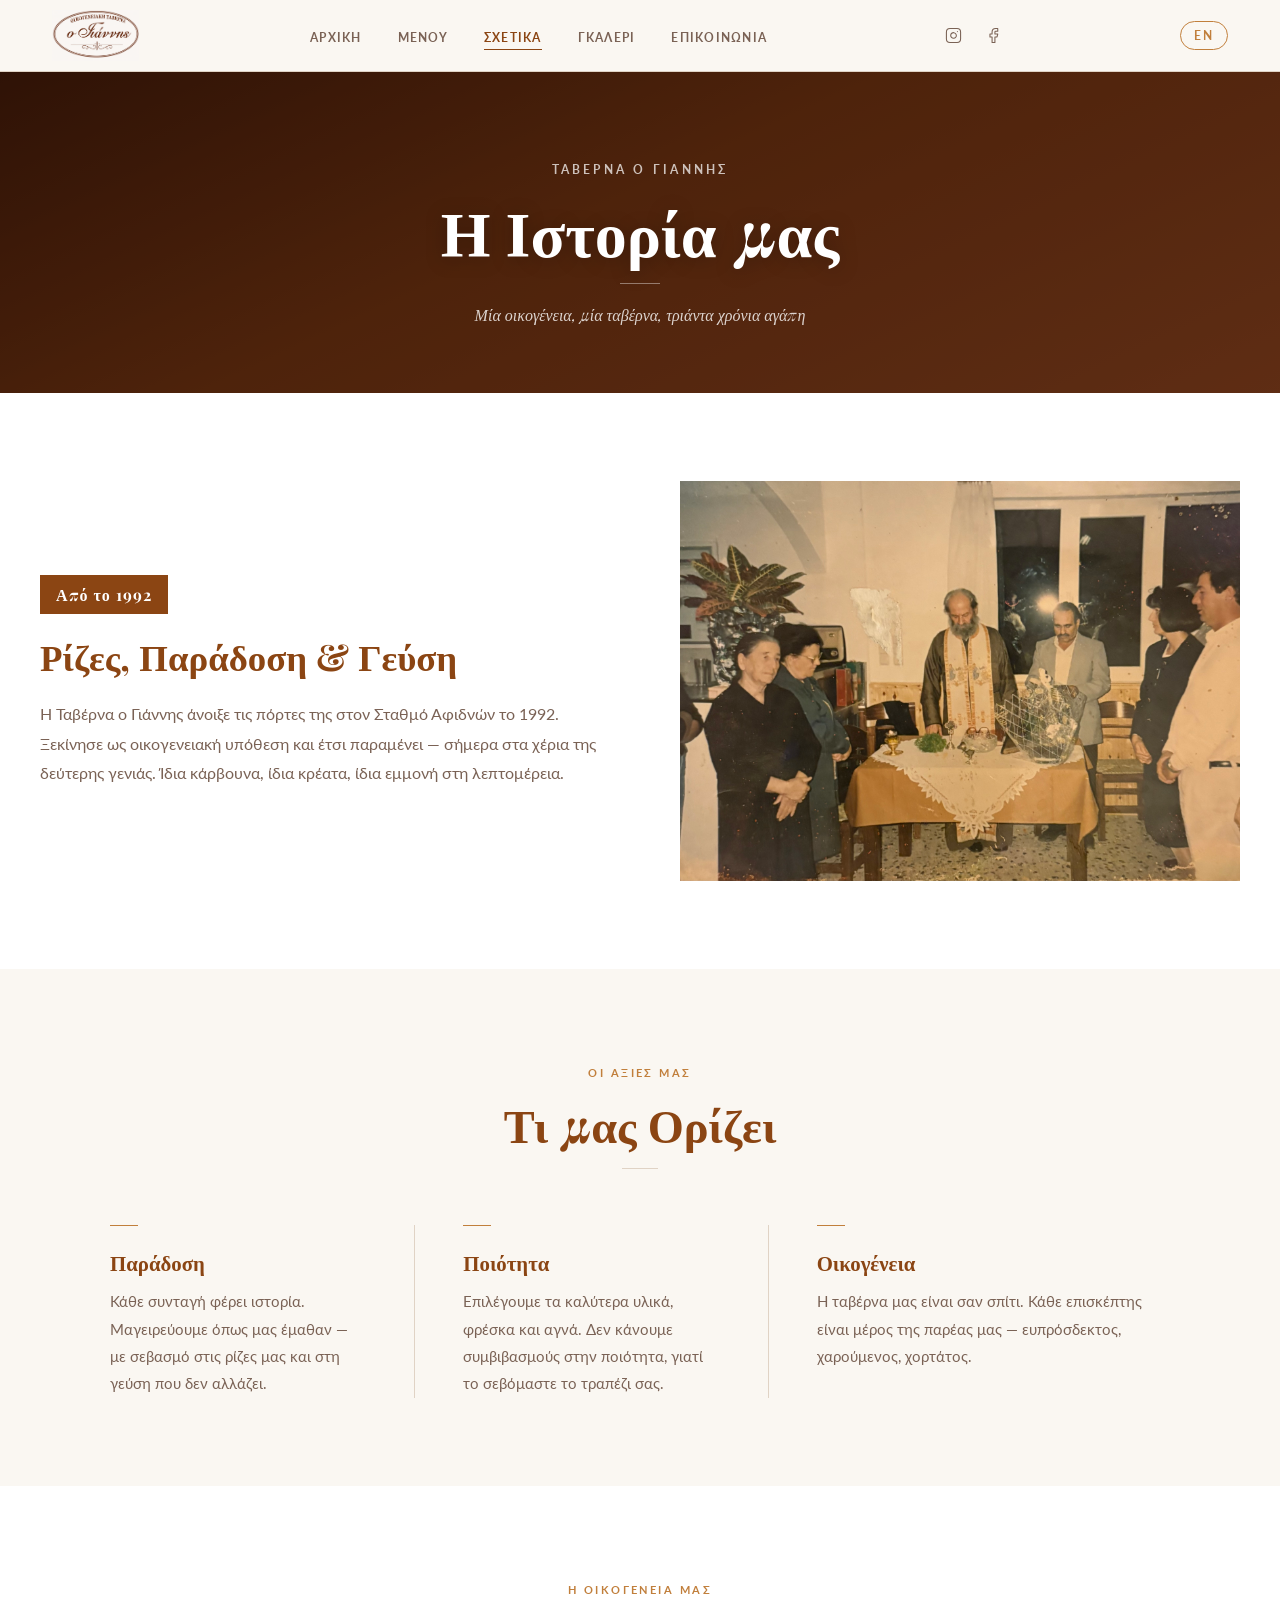
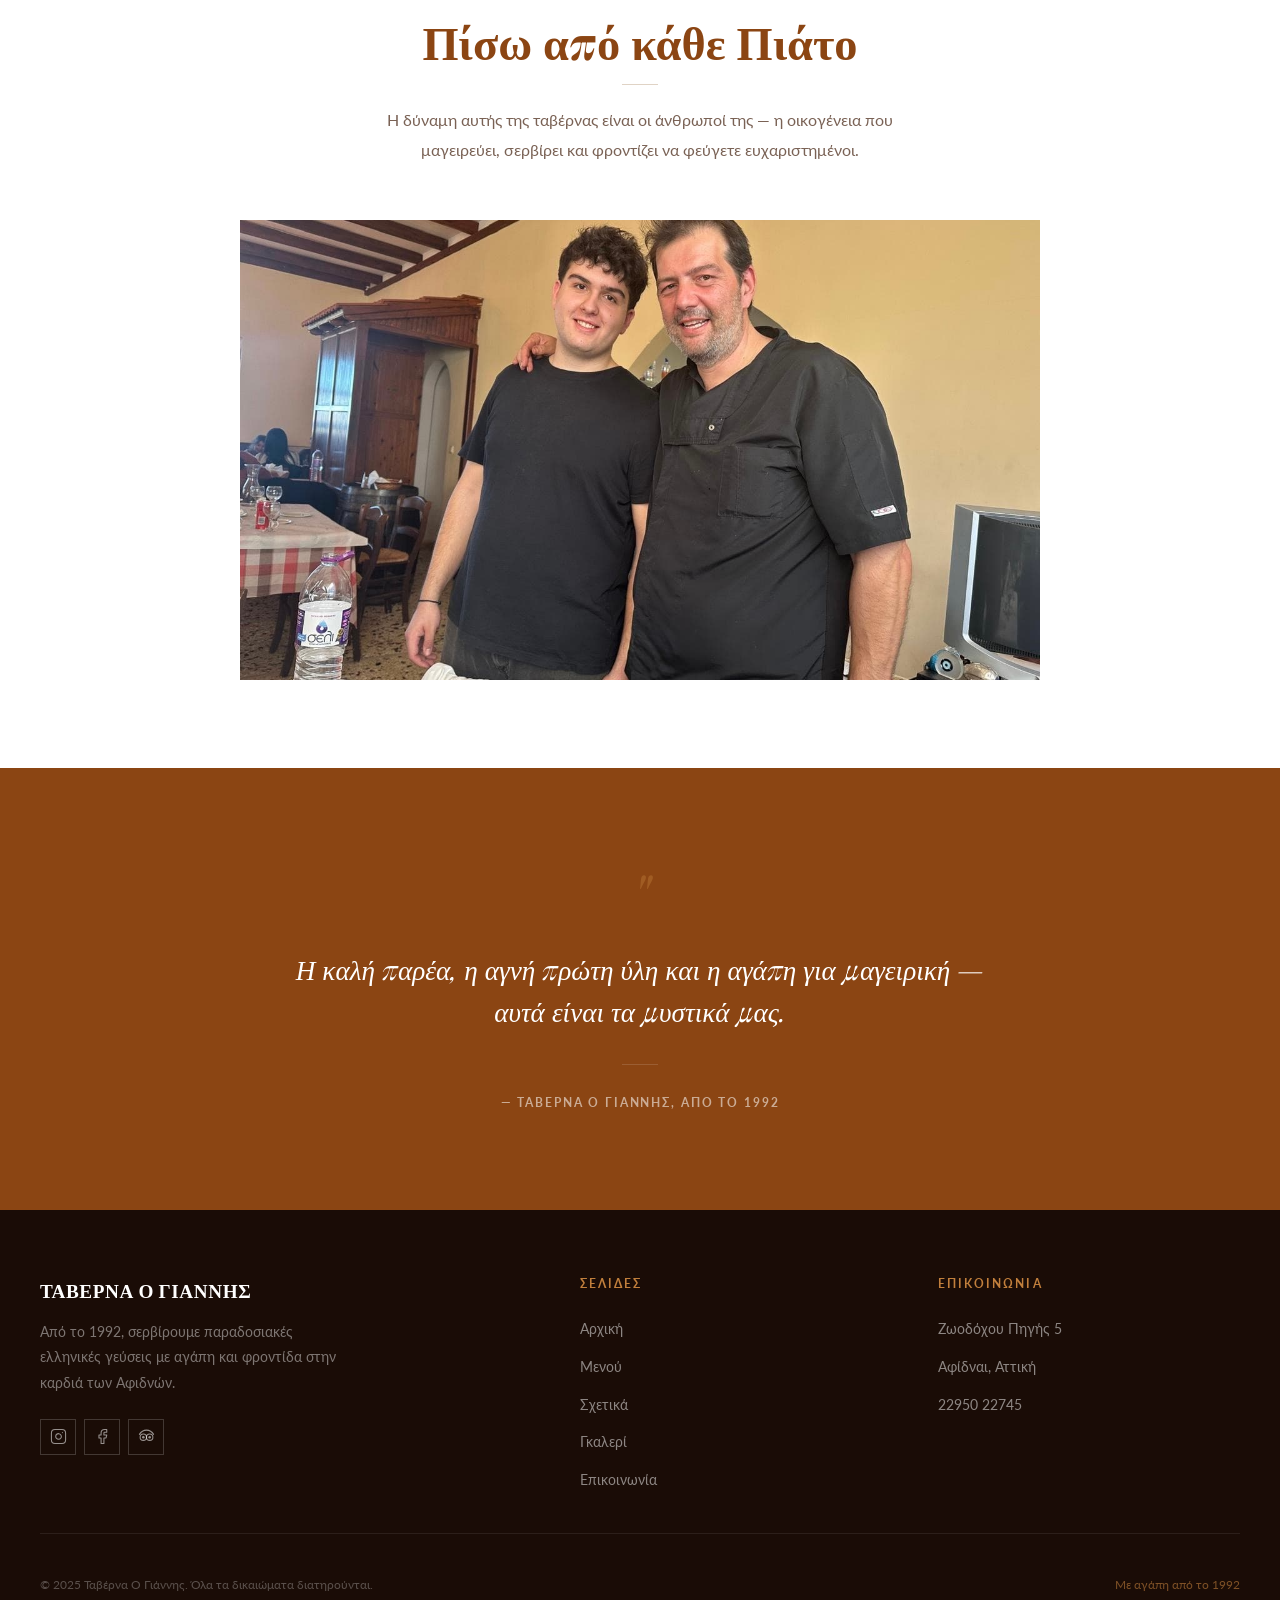
<file: about.html>
<!DOCTYPE html>
<html lang="el">
<head>
  <meta charset="UTF-8">
  <meta name="viewport" content="width=device-width, initial-scale=1.0">
  <title data-el="Σχετικά – Ταβέρνα Ο Γιάννης" data-en="About – Taverna O Giannis">Σχετικά – Ταβέρνα Ο Γιάννης</title>
  <meta name="description" content="Η ιστορία της Οικογενειακής Ταβέρνας Ο Γιάννης – Αφίδναι, Αττική.">
  <link rel="preconnect" href="https://fonts.googleapis.com">
  <link rel="preconnect" href="https://fonts.gstatic.com" crossorigin>
  <link href="https://fonts.googleapis.com/css2?family=Playfair+Display:ital,wght@0,400;0,500;0,600;0,700;1,400;1,500&family=Lato:wght@300;400;700&display=swap" rel="stylesheet">
  <link rel="stylesheet" href="css/style.css">
</head>
<body>
<div class="page-wrapper">

  <!-- ===== NAVBAR ===== -->
  <nav class="navbar" role="navigation">
    <div class="nav-inner">
      <img src="images/logo.png" alt="Ταβέρνα Ο Γιάννης" class="nav-logo">
      <ul class="nav-links" role="list">
        <li><a href="index.html"   data-el="Αρχική"      data-en="Home">Αρχική</a></li>
        <li><a href="menu.html"    data-el="Μενού"        data-en="Menu">Μενού</a></li>
        <li><a href="about.html"   data-el="Σχετικά"      data-en="About">Σχετικά</a></li>
        <li><a href="gallery.html" data-el="Γκαλερί"      data-en="Gallery">Γκαλερί</a></li>
        <li><a href="contact.html" data-el="Επικοινωνία"  data-en="Contact">Επικοινωνία</a></li>
      </ul>
      <div class="nav-social">
        <!-- TODO: replace # with your Instagram URL -->
        <a href="#" class="nav-social-link" aria-label="Instagram" target="_blank" rel="noopener noreferrer">
          <svg xmlns="http://www.w3.org/2000/svg" width="17" height="17" viewBox="0 0 24 24" fill="none" stroke="currentColor" stroke-width="1.5" stroke-linecap="round" stroke-linejoin="round"><rect x="2" y="2" width="20" height="20" rx="5" ry="5"/><path d="M16 11.37A4 4 0 1 1 12.63 8 4 4 0 0 1 16 11.37z"/><line x1="17.5" y1="6.5" x2="17.51" y2="6.5"/></svg>
        </a>
        <!-- TODO: replace # with your Facebook URL -->
        <a href="https://www.facebook.com/share/14MGweKyJEo/?mibextid=wwXIfr" class="nav-social-link" aria-label="Facebook" target="_blank" rel="noopener noreferrer">
          <svg xmlns="http://www.w3.org/2000/svg" width="17" height="17" viewBox="0 0 24 24" fill="none" stroke="currentColor" stroke-width="1.5" stroke-linecap="round" stroke-linejoin="round"><path d="M18 2h-3a5 5 0 0 0-5 5v3H7v4h3v8h4v-8h3l1-4h-4V7a1 1 0 0 1 1-1h3z"/></svg>
        </a>
      </div>

      <div class="nav-actions">
        <button class="lang-toggle" id="lang-toggle" aria-label="Toggle language">EN</button>
        <button class="hamburger" aria-label="Toggle menu"><span></span><span></span><span></span></button>
      </div>
    </div>
  </nav>

  <div class="mobile-nav">
    <a href="index.html"   data-el="Αρχική"      data-en="Home">Αρχική</a>
    <a href="menu.html"    data-el="Μενού"        data-en="Menu">Μενού</a>
    <a href="about.html"   data-el="Σχετικά"      data-en="About">Σχετικά</a>
    <a href="gallery.html" data-el="Γκαλερί"      data-en="Gallery">Γκαλερί</a>
    <a href="contact.html" data-el="Επικοινωνία"  data-en="Contact">Επικοινωνία</a>
  </div>

  <main>

    <!-- ===== PAGE HERO ===== -->
    <header class="page-hero about-page-hero">
      <div class="page-hero-content">
        <p class="page-hero-eyebrow"
           data-el="ΤΑΒΕΡΝΑ Ο ΓΙΑΝΝΗΣ"
           data-en="TAVERNA O GIANNIS">ΤΑΒΕΡΝΑ Ο ΓΙΑΝΝΗΣ</p>
        <h1 class="page-hero-title"
            data-el="Η Ιστορία μας"
            data-en="Our Story">Η Ιστορία μας</h1>
        <div class="page-hero-divider"></div>
        <p class="page-hero-sub"
           data-el="Μία οικογένεια, μία ταβέρνα, τριάντα χρόνια αγάπη"
           data-en="One family, one taverna, thirty years of love">
          Μία οικογένεια, μία ταβέρνα, τριάντα χρόνια αγάπη
        </p>
      </div>
    </header>

    <!-- ===== OUR STORY ===== -->
    <section class="section about-story">
      <div class="about-grid animate-on-scroll">

        <div class="about-text">
          <div class="timeline-badge"
               data-el="Από το 1992"
               data-en="Since 1992">
            Από το 1992
          </div>
          <h2 data-el="Ρίζες, Παράδοση &amp; Γεύση"
              data-en="Roots, Tradition &amp; Flavour">
            Ρίζες, Παράδοση &amp; Γεύση
          </h2>
          <p data-el="Η Ταβέρνα ο Γιάννης άνοιξε τις πόρτες της στον Σταθμό Αφιδνών το 1992. Ξεκίνησε ως οικογενειακή υπόθεση και έτσι παραμένει — σήμερα στα χέρια της δεύτερης γενιάς. Ίδια κάρβουνα, ίδια κρέατα, ίδια εμμονή στη λεπτομέρεια."
             data-en="Taverna O Giannis opened its doors in Stathmos Afidnon in 1992. It started as a family affair and remains so today — now in the hands of the second generation. Same charcoal, same meats, same obsession with detail.">
            Η Ταβέρνα ο Γιάννης άνοιξε τις πόρτες της στον Σταθμό Αφιδνών το 1992. Ξεκίνησε ως οικογενειακή υπόθεση και έτσι παραμένει — σήμερα στα χέρια της δεύτερης γενιάς. Ίδια κάρβουνα, ίδια κρέατα, ίδια εμμονή στη λεπτομέρεια.
          </p>
        </div>

        <div>
          <div class="img-slot img-slot-about">
            <img src="images/about-blessing.jpeg" class="site-img" alt="Ευλογία ταβέρνας">
          </div>
        </div>

      </div>
    </section>

    <!-- ===== VALUES ===== -->
    <section class="section about-values">
      <div class="section-header animate-on-scroll">
        <span class="section-tag"
              data-el="ΟΙ ΑΞΙΕΣ ΜΑΣ"
              data-en="OUR VALUES">ΟΙ ΑΞΙΕΣ ΜΑΣ</span>
        <h2 class="section-title"
            data-el="Τι μας Ορίζει"
            data-en="What Defines Us">Τι μας Ορίζει</h2>
        <div class="section-divider"></div>
      </div>

      <div class="values-grid">

        <div class="value-card animate-on-scroll anim-delay-1">
          <span class="value-ornament"></span>
          <h3 data-el="Παράδοση" data-en="Tradition">Παράδοση</h3>
          <p data-el="Κάθε συνταγή φέρει ιστορία. Μαγειρεύουμε όπως μας έμαθαν — με σεβασμό στις ρίζες μας και στη γεύση που δεν αλλάζει."
             data-en="Every recipe carries a story. We cook as we were taught — with respect for our roots and for flavours that never change.">
            Κάθε συνταγή φέρει ιστορία. Μαγειρεύουμε όπως μας έμαθαν — με σεβασμό στις ρίζες μας και στη γεύση που δεν αλλάζει.
          </p>
        </div>

        <div class="value-card animate-on-scroll anim-delay-2">
          <span class="value-ornament"></span>
          <h3 data-el="Ποιότητα" data-en="Quality">Ποιότητα</h3>
          <p data-el="Επιλέγουμε τα καλύτερα υλικά, φρέσκα και αγνά. Δεν κάνουμε συμβιβασμούς στην ποιότητα, γιατί το σεβόμαστε το τραπέζι σας."
             data-en="We choose the finest ingredients, fresh and pure. We make no compromises on quality, because we respect your table.">
            Επιλέγουμε τα καλύτερα υλικά, φρέσκα και αγνά. Δεν κάνουμε συμβιβασμούς στην ποιότητα, γιατί το σεβόμαστε το τραπέζι σας.
          </p>
        </div>

        <div class="value-card animate-on-scroll anim-delay-3">
          <span class="value-ornament"></span>
          <h3 data-el="Οικογένεια" data-en="Family">Οικογένεια</h3>
          <p data-el="Η ταβέρνα μας είναι σαν σπίτι. Κάθε επισκέπτης είναι μέρος της παρέας μας — ευπρόσδεκτος, χαρούμενος, χορτάτος."
             data-en="Our taverna is like home. Every guest is part of our company — welcome, happy, and well-fed.">
            Η ταβέρνα μας είναι σαν σπίτι. Κάθε επισκέπτης είναι μέρος της παρέας μας — ευπρόσδεκτος, χαρούμενος, χορτάτος.
          </p>
        </div>

      </div>
    </section>

    <!-- ===== FAMILY PHOTO ===== -->
    <section class="section about-family">
      <div class="section-inner">
        <div class="section-header animate-on-scroll">
          <span class="section-tag"
                data-el="Η ΟΙΚΟΓΕΝΕΙΑ ΜΑΣ"
                data-en="OUR FAMILY">Η ΟΙΚΟΓΕΝΕΙΑ ΜΑΣ</span>
          <h2 class="section-title"
              data-el="Πίσω από κάθε Πιάτο"
              data-en="Behind Every Plate">Πίσω από κάθε Πιάτο</h2>
          <div class="section-divider"></div>
          <p class="section-subtitle"
             data-el="Η δύναμη αυτής της ταβέρνας είναι οι άνθρωποί της — η οικογένεια που μαγειρεύει, σερβίρει και φροντίζει να φεύγετε ευχαριστημένοι."
             data-en="The strength of this taverna is its people — the family that cooks, serves, and makes sure you leave with a smile.">
            Η δύναμη αυτής της ταβέρνας είναι οι άνθρωποί της — η οικογένεια που μαγειρεύει, σερβίρει και φροντίζει να φεύγετε ευχαριστημένοι.
          </p>
        </div>

        <div class="img-slot img-slot-family animate-on-scroll">
          <img src="images/about-family.jpg" class="site-img" alt="Οικογένεια ταβέρνας">
        </div>
      </div>
    </section>

    <!-- ===== QUOTE ===== -->
    <section class="about-quote">
      <blockquote>
        <span class="quote-mark">"</span>
        <p class="quote-text"
           data-el="Η καλή παρέα, η αγνή πρώτη ύλη και η αγάπη για μαγειρική — αυτά είναι τα μυστικά μας."
           data-en="Good company, pure ingredients, and a love for cooking — these are our secrets.">
          Η καλή παρέα, η αγνή πρώτη ύλη και η αγάπη για μαγειρική — αυτά είναι τα μυστικά μας.
        </p>
        <p class="quote-source"
           data-el="— Ταβέρνα Ο Γιάννης, από το 1992"
           data-en="— Taverna O Giannis, since 1992">
          — Ταβέρνα Ο Γιάννης, από το 1992
        </p>
      </blockquote>
    </section>

  </main>

  <!-- ===== FOOTER ===== -->
  <footer class="footer">
    <div class="footer-inner">
      <div class="footer-grid">
        <div class="footer-brand">
          <h3 data-el="ΤΑΒΕΡΝΑ Ο ΓΙΑΝΝΗΣ" data-en="TAVERNA O GIANNIS">ΤΑΒΕΡΝΑ Ο ΓΙΑΝΝΗΣ</h3>
          <p data-el="Από το 1992, σερβίρουμε παραδοσιακές ελληνικές γεύσεις με αγάπη και φροντίδα στην καρδιά των Αφιδνών."
             data-en="Since 1992, serving traditional Greek flavours with love and care in the heart of Afidnes.">
            Από το 1992, σερβίρουμε παραδοσιακές ελληνικές γεύσεις με αγάπη και φροντίδα στην καρδιά των Αφιδνών.
          </p>
          <div class="footer-social">
            <!-- TODO: replace # with your Instagram URL -->
            <a href="#" class="social-link" aria-label="Instagram" target="_blank" rel="noopener noreferrer">
              <svg xmlns="http://www.w3.org/2000/svg" width="17" height="17" viewBox="0 0 24 24" fill="none" stroke="currentColor" stroke-width="1.5" stroke-linecap="round" stroke-linejoin="round"><rect x="2" y="2" width="20" height="20" rx="5" ry="5"/><path d="M16 11.37A4 4 0 1 1 12.63 8 4 4 0 0 1 16 11.37z"/><line x1="17.5" y1="6.5" x2="17.51" y2="6.5"/></svg>
            </a>
            <!-- TODO: replace # with your Facebook URL -->
            <a href="https://www.facebook.com/share/14MGweKyJEo/?mibextid=wwXIfr" class="social-link" aria-label="Facebook" target="_blank" rel="noopener noreferrer">
              <svg xmlns="http://www.w3.org/2000/svg" width="17" height="17" viewBox="0 0 24 24" fill="none" stroke="currentColor" stroke-width="1.5" stroke-linecap="round" stroke-linejoin="round"><path d="M18 2h-3a5 5 0 0 0-5 5v3H7v4h3v8h4v-8h3l1-4h-4V7a1 1 0 0 1 1-1h3z"/></svg>
            </a>
            <a href="https://www.tripadvisor.com.gr/Restaurant_Review-g11906701-d7133382-Reviews-Taverna_O_Yiannis-Afidnes_East_Attica_Region_Attica.html" class="social-link" aria-label="TripAdvisor" target="_blank" rel="noopener noreferrer">
              <svg xmlns="http://www.w3.org/2000/svg" width="17" height="17" viewBox="0 0 24 24" fill="none" stroke="currentColor" stroke-width="1.5" stroke-linecap="round" stroke-linejoin="round"><circle cx="7.5" cy="13" r="4.5"/><circle cx="16.5" cy="13" r="4.5"/><circle cx="7.5" cy="13" r="1.8" fill="currentColor" stroke="none"/><circle cx="16.5" cy="13" r="1.8" fill="currentColor" stroke="none"/><path d="M2 9C5 4 10 3 12 3C14 3 19 4 22 9"/></svg>
            </a>
          </div>
        </div>
        <div class="footer-col">
          <h4 data-el="Σελίδες" data-en="Pages">Σελίδες</h4>
          <ul>
            <li><a href="index.html"   data-el="Αρχική"     data-en="Home">Αρχική</a></li>
            <li><a href="menu.html"    data-el="Μενού"       data-en="Menu">Μενού</a></li>
            <li><a href="about.html"   data-el="Σχετικά"     data-en="About">Σχετικά</a></li>
            <li><a href="gallery.html" data-el="Γκαλερί"     data-en="Gallery">Γκαλερί</a></li>
            <li><a href="contact.html" data-el="Επικοινωνία" data-en="Contact">Επικοινωνία</a></li>
          </ul>
        </div>
        <div class="footer-col">
          <h4 data-el="Επικοινωνία" data-en="Contact">Επικοινωνία</h4>
          <ul>
            <li><span data-el="Ζωοδόχου Πηγής 5" data-en="5 Zoodochou Pigis St.">Ζωοδόχου Πηγής 5</span></li>
            <li><span data-el="Αφίδναι, Αττική" data-en="Afidnes, Attica">Αφίδναι, Αττική</span></li>
            <li><a href="tel:+302295022745" class="footer-phone">22950 22745</a></li>
          </ul>
        </div>
      </div>
      <div class="footer-bottom">
        <span data-el="© 2025 Ταβέρνα Ο Γιάννης. Όλα τα δικαιώματα διατηρούνται."
              data-en="© 2025 Taverna O Giannis. All rights reserved.">
          © 2025 Ταβέρνα Ο Γιάννης. Όλα τα δικαιώματα διατηρούνται.
        </span>
        <span data-el="Με αγάπη από το 1992" data-en="With love since 1992">Με αγάπη από το 1992</span>
      </div>
    </div>
  </footer>

</div>
<script src="js/main.js"></script>
</body>
</html>
</file>
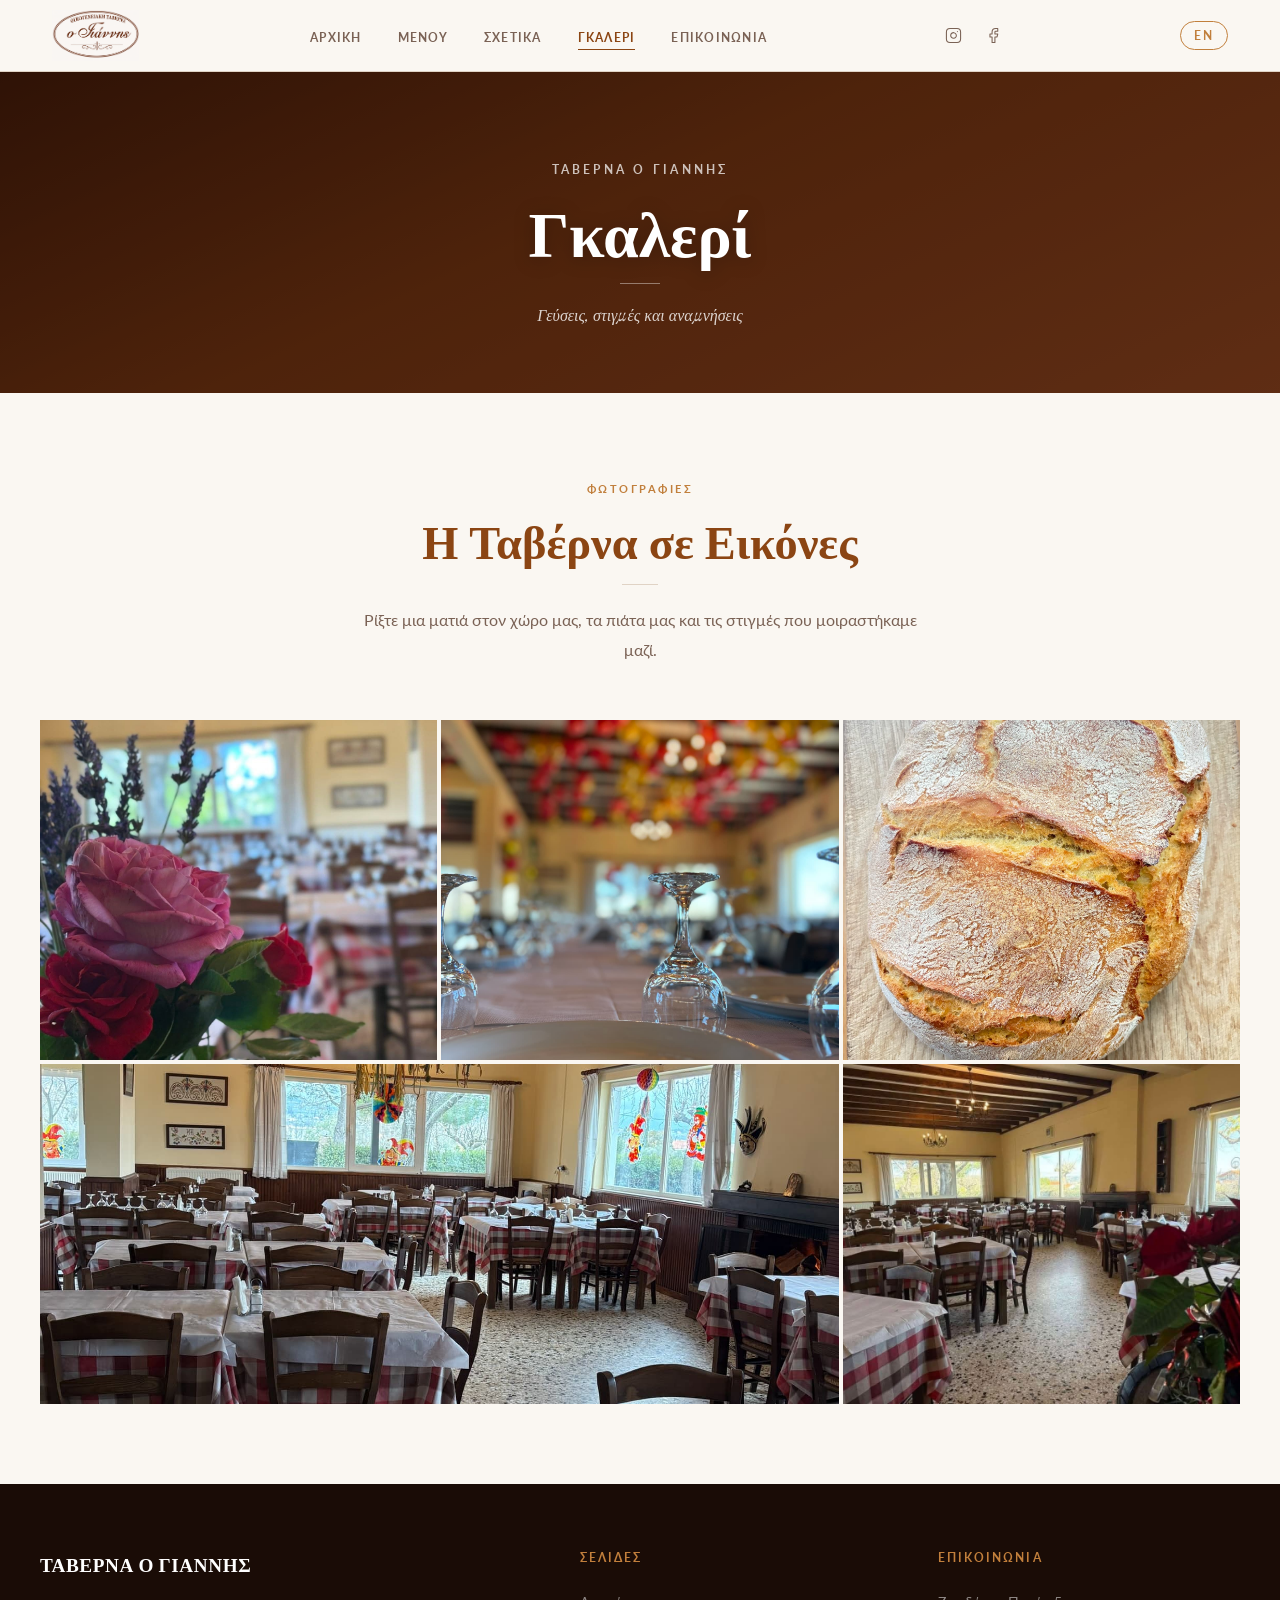
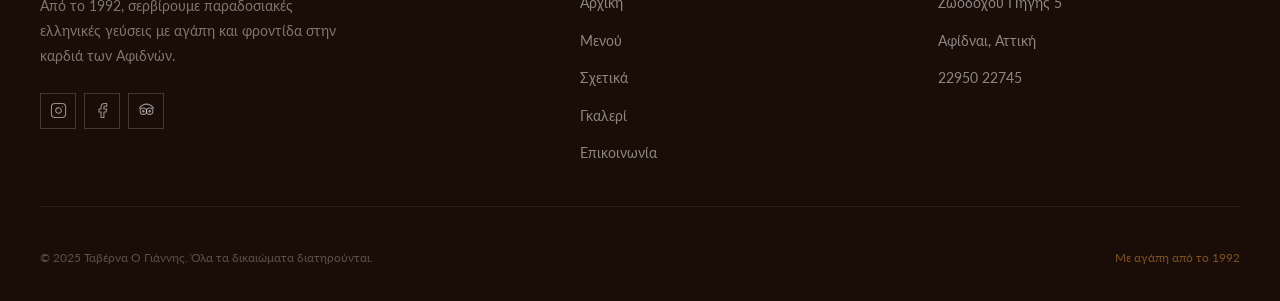
<file: gallery.html>
<!DOCTYPE html>
<html lang="el">
<head>
  <meta charset="UTF-8">
  <meta name="viewport" content="width=device-width, initial-scale=1.0">
  <title data-el="Γκαλερί – Ταβέρνα Ο Γιάννης" data-en="Gallery – Taverna O Giannis">Γκαλερί – Ταβέρνα Ο Γιάννης</title>
  <meta name="description" content="Φωτογραφίες από την Οικογενειακή Ταβέρνα Ο Γιάννης – Αφίδναι, Αττική.">
  <link rel="preconnect" href="https://fonts.googleapis.com">
  <link rel="preconnect" href="https://fonts.gstatic.com" crossorigin>
  <link href="https://fonts.googleapis.com/css2?family=Playfair+Display:ital,wght@0,400;0,500;0,600;0,700;1,400;1,500&family=Lato:wght@300;400;700&display=swap" rel="stylesheet">
  <link rel="stylesheet" href="css/style.css">
</head>
<body>
<div class="page-wrapper">

  <!-- ===== NAVBAR ===== -->
  <nav class="navbar" role="navigation">
    <div class="nav-inner">
      <img src="images/logo.png" alt="Ταβέρνα Ο Γιάννης" class="nav-logo">
      <ul class="nav-links" role="list">
        <li><a href="index.html"   data-el="Αρχική"      data-en="Home">Αρχική</a></li>
        <li><a href="menu.html"    data-el="Μενού"        data-en="Menu">Μενού</a></li>
        <li><a href="about.html"   data-el="Σχετικά"      data-en="About">Σχετικά</a></li>
        <li><a href="gallery.html" data-el="Γκαλερί"      data-en="Gallery">Γκαλερί</a></li>
        <li><a href="contact.html" data-el="Επικοινωνία"  data-en="Contact">Επικοινωνία</a></li>
      </ul>
      <div class="nav-social">
        <!-- TODO: replace # with your Instagram URL -->
        <a href="#" class="nav-social-link" aria-label="Instagram" target="_blank" rel="noopener noreferrer">
          <svg xmlns="http://www.w3.org/2000/svg" width="17" height="17" viewBox="0 0 24 24" fill="none" stroke="currentColor" stroke-width="1.5" stroke-linecap="round" stroke-linejoin="round"><rect x="2" y="2" width="20" height="20" rx="5" ry="5"/><path d="M16 11.37A4 4 0 1 1 12.63 8 4 4 0 0 1 16 11.37z"/><line x1="17.5" y1="6.5" x2="17.51" y2="6.5"/></svg>
        </a>
        <!-- TODO: replace # with your Facebook URL -->
        <a href="https://www.facebook.com/share/14MGweKyJEo/?mibextid=wwXIfr" class="nav-social-link" aria-label="Facebook" target="_blank" rel="noopener noreferrer">
          <svg xmlns="http://www.w3.org/2000/svg" width="17" height="17" viewBox="0 0 24 24" fill="none" stroke="currentColor" stroke-width="1.5" stroke-linecap="round" stroke-linejoin="round"><path d="M18 2h-3a5 5 0 0 0-5 5v3H7v4h3v8h4v-8h3l1-4h-4V7a1 1 0 0 1 1-1h3z"/></svg>
        </a>
      </div>

      <div class="nav-actions">
        <button class="lang-toggle" id="lang-toggle" aria-label="Toggle language">EN</button>
        <button class="hamburger" aria-label="Toggle menu"><span></span><span></span><span></span></button>
      </div>
    </div>
  </nav>

  <div class="mobile-nav">
    <a href="index.html"   data-el="Αρχική"      data-en="Home">Αρχική</a>
    <a href="menu.html"    data-el="Μενού"        data-en="Menu">Μενού</a>
    <a href="about.html"   data-el="Σχετικά"      data-en="About">Σχετικά</a>
    <a href="gallery.html" data-el="Γκαλερί"      data-en="Gallery">Γκαλερί</a>
    <a href="contact.html" data-el="Επικοινωνία"  data-en="Contact">Επικοινωνία</a>
  </div>

  <main>

    <!-- ===== PAGE HERO ===== -->
    <header class="page-hero gallery-page-hero">
      <div class="page-hero-content">
        <p class="page-hero-eyebrow"
           data-el="ΤΑΒΕΡΝΑ Ο ΓΙΑΝΝΗΣ"
           data-en="TAVERNA O GIANNIS">ΤΑΒΕΡΝΑ Ο ΓΙΑΝΝΗΣ</p>
        <h1 class="page-hero-title"
            data-el="Γκαλερί"
            data-en="Gallery">Γκαλερί</h1>
        <div class="page-hero-divider"></div>
        <p class="page-hero-sub"
           data-el="Γεύσεις, στιγμές και αναμνήσεις"
           data-en="Flavours, moments and memories">
          Γεύσεις, στιγμές και αναμνήσεις
        </p>
      </div>
    </header>

    <!-- ===== GALLERY ===== -->
    <!-- TODO: Replace placeholder divs with <img> tags pointing to your actual photos -->
    <!-- Example: <img src="images/photo1.jpg" alt="Περιγραφή φωτογραφίας"> -->
    <section class="gallery-section">
      <div class="section-header animate-on-scroll">
        <span class="section-tag"
              data-el="ΦΩΤΟΓΡΑΦΙΕΣ"
              data-en="PHOTOS">ΦΩΤΟΓΡΑΦΙΕΣ</span>
        <h2 class="section-title"
            data-el="Η Ταβέρνα σε Εικόνες"
            data-en="The Taverna in Pictures">Η Ταβέρνα σε Εικόνες</h2>
        <div class="section-divider"></div>
        <p class="section-subtitle"
           data-el="Ρίξτε μια ματιά στον χώρο μας, τα πιάτα μας και τις στιγμές που μοιραστήκαμε μαζί."
           data-en="Take a look at our space, our dishes, and the moments we have shared together.">
          Ρίξτε μια ματιά στον χώρο μας, τα πιάτα μας και τις στιγμές που μοιραστήκαμε μαζί.
        </p>
      </div>

      <div class="gallery-grid">

        <!-- Row 1: three equal columns -->
        <div class="gallery-item animate-on-scroll anim-delay-1">
          <img src="images/gallery-flowers.jpg" alt="Λουλούδια στην τραπεζαρία" class="site-img">
          <div class="gallery-overlay"></div>
        </div>

        <div class="gallery-item animate-on-scroll anim-delay-2">
          <img src="images/gallery-celebration.jpg" alt="Ποτήρια στρωμένου τραπεζιού" class="site-img">
          <div class="gallery-overlay"></div>
        </div>

        <div class="gallery-item animate-on-scroll anim-delay-3">
          <img src="images/gallery-bread.jpg" alt="Σπιτικό ψωμί" class="site-img">
          <div class="gallery-overlay"></div>
        </div>

        <!-- Row 2: wide + narrow -->
        <div class="gallery-item gallery-item--wide animate-on-scroll anim-delay-1">
          <img src="images/gallery-interior-a.jpg" alt="Εσωτερικός χώρος ταβέρνας" class="site-img">
          <div class="gallery-overlay"></div>
        </div>

        <div class="gallery-item animate-on-scroll anim-delay-2">
          <img src="images/gallery-interior-b.jpg" alt="Αίθουσα ταβέρνας" class="site-img">
          <div class="gallery-overlay"></div>
        </div>

      </div><!-- end .gallery-grid -->
    </section>

  </main>

  <!-- ===== FOOTER ===== -->
  <footer class="footer">
    <div class="footer-inner">
      <div class="footer-grid">
        <div class="footer-brand">
          <h3 data-el="ΤΑΒΕΡΝΑ Ο ΓΙΑΝΝΗΣ" data-en="TAVERNA O GIANNIS">ΤΑΒΕΡΝΑ Ο ΓΙΑΝΝΗΣ</h3>
          <p data-el="Από το 1992, σερβίρουμε παραδοσιακές ελληνικές γεύσεις με αγάπη και φροντίδα στην καρδιά των Αφιδνών."
             data-en="Since 1992, serving traditional Greek flavours with love and care in the heart of Afidnes.">
            Από το 1992, σερβίρουμε παραδοσιακές ελληνικές γεύσεις με αγάπη και φροντίδα στην καρδιά των Αφιδνών.
          </p>
          <div class="footer-social">
            <!-- TODO: replace # with your Instagram URL -->
            <a href="#" class="social-link" aria-label="Instagram" target="_blank" rel="noopener noreferrer">
              <svg xmlns="http://www.w3.org/2000/svg" width="17" height="17" viewBox="0 0 24 24" fill="none" stroke="currentColor" stroke-width="1.5" stroke-linecap="round" stroke-linejoin="round"><rect x="2" y="2" width="20" height="20" rx="5" ry="5"/><path d="M16 11.37A4 4 0 1 1 12.63 8 4 4 0 0 1 16 11.37z"/><line x1="17.5" y1="6.5" x2="17.51" y2="6.5"/></svg>
            </a>
            <!-- TODO: replace # with your Facebook URL -->
            <a href="https://www.facebook.com/share/14MGweKyJEo/?mibextid=wwXIfr" class="social-link" aria-label="Facebook" target="_blank" rel="noopener noreferrer">
              <svg xmlns="http://www.w3.org/2000/svg" width="17" height="17" viewBox="0 0 24 24" fill="none" stroke="currentColor" stroke-width="1.5" stroke-linecap="round" stroke-linejoin="round"><path d="M18 2h-3a5 5 0 0 0-5 5v3H7v4h3v8h4v-8h3l1-4h-4V7a1 1 0 0 1 1-1h3z"/></svg>
            </a>
            <a href="https://www.tripadvisor.com.gr/Restaurant_Review-g11906701-d7133382-Reviews-Taverna_O_Yiannis-Afidnes_East_Attica_Region_Attica.html" class="social-link" aria-label="TripAdvisor" target="_blank" rel="noopener noreferrer">
              <svg xmlns="http://www.w3.org/2000/svg" width="17" height="17" viewBox="0 0 24 24" fill="none" stroke="currentColor" stroke-width="1.5" stroke-linecap="round" stroke-linejoin="round"><circle cx="7.5" cy="13" r="4.5"/><circle cx="16.5" cy="13" r="4.5"/><circle cx="7.5" cy="13" r="1.8" fill="currentColor" stroke="none"/><circle cx="16.5" cy="13" r="1.8" fill="currentColor" stroke="none"/><path d="M2 9C5 4 10 3 12 3C14 3 19 4 22 9"/></svg>
            </a>
          </div>
        </div>
        <div class="footer-col">
          <h4 data-el="Σελίδες" data-en="Pages">Σελίδες</h4>
          <ul>
            <li><a href="index.html"   data-el="Αρχική"     data-en="Home">Αρχική</a></li>
            <li><a href="menu.html"    data-el="Μενού"       data-en="Menu">Μενού</a></li>
            <li><a href="about.html"   data-el="Σχετικά"     data-en="About">Σχετικά</a></li>
            <li><a href="gallery.html" data-el="Γκαλερί"     data-en="Gallery">Γκαλερί</a></li>
            <li><a href="contact.html" data-el="Επικοινωνία" data-en="Contact">Επικοινωνία</a></li>
          </ul>
        </div>
        <div class="footer-col">
          <h4 data-el="Επικοινωνία" data-en="Contact">Επικοινωνία</h4>
          <ul>
            <li><span data-el="Ζωοδόχου Πηγής 5" data-en="5 Zoodochou Pigis St.">Ζωοδόχου Πηγής 5</span></li>
            <li><span data-el="Αφίδναι, Αττική" data-en="Afidnes, Attica">Αφίδναι, Αττική</span></li>
            <li><a href="tel:+302295022745" class="footer-phone">22950 22745</a></li>
          </ul>
        </div>
      </div>
      <div class="footer-bottom">
        <span data-el="© 2025 Ταβέρνα Ο Γιάννης. Όλα τα δικαιώματα διατηρούνται."
              data-en="© 2025 Taverna O Giannis. All rights reserved.">
          © 2025 Ταβέρνα Ο Γιάννης. Όλα τα δικαιώματα διατηρούνται.
        </span>
        <span data-el="Με αγάπη από το 1992" data-en="With love since 1992">Με αγάπη από το 1992</span>
      </div>
    </div>
  </footer>

</div>
<script src="js/main.js"></script>
</body>
</html>
</file>
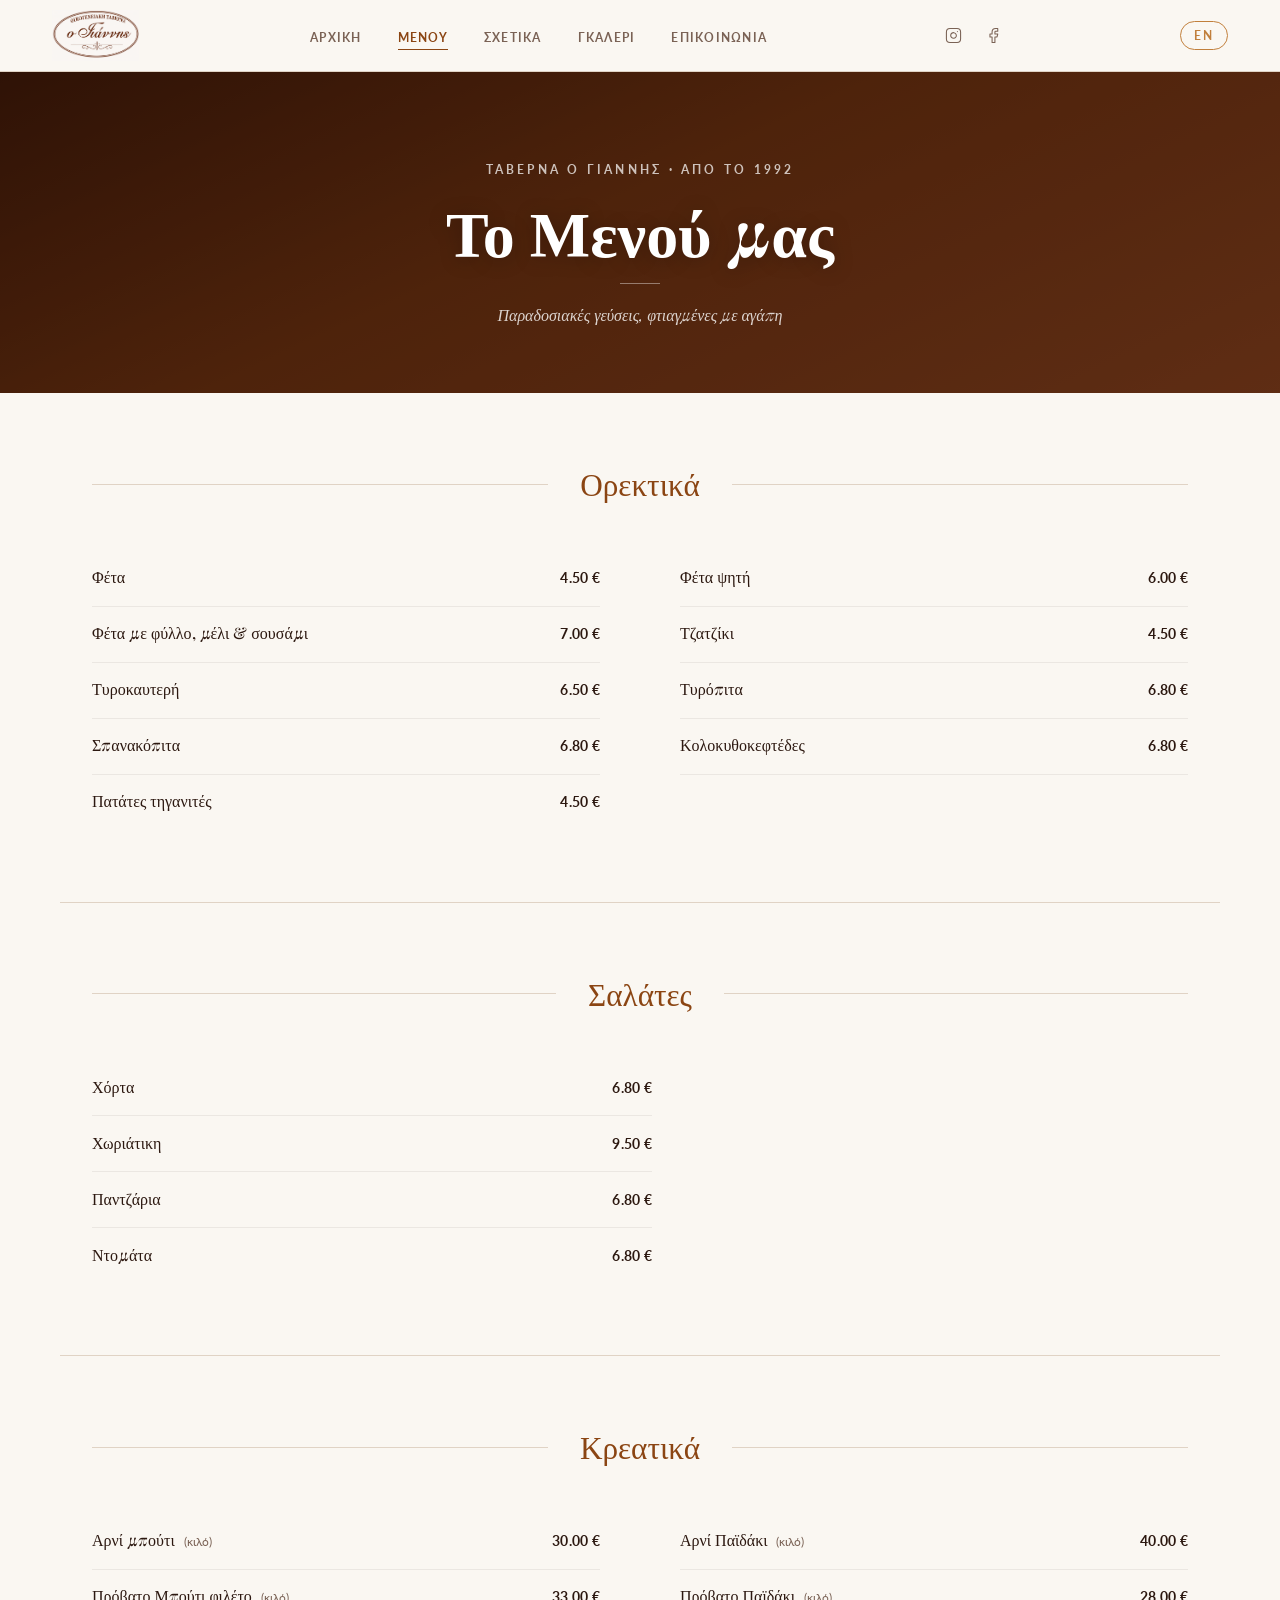
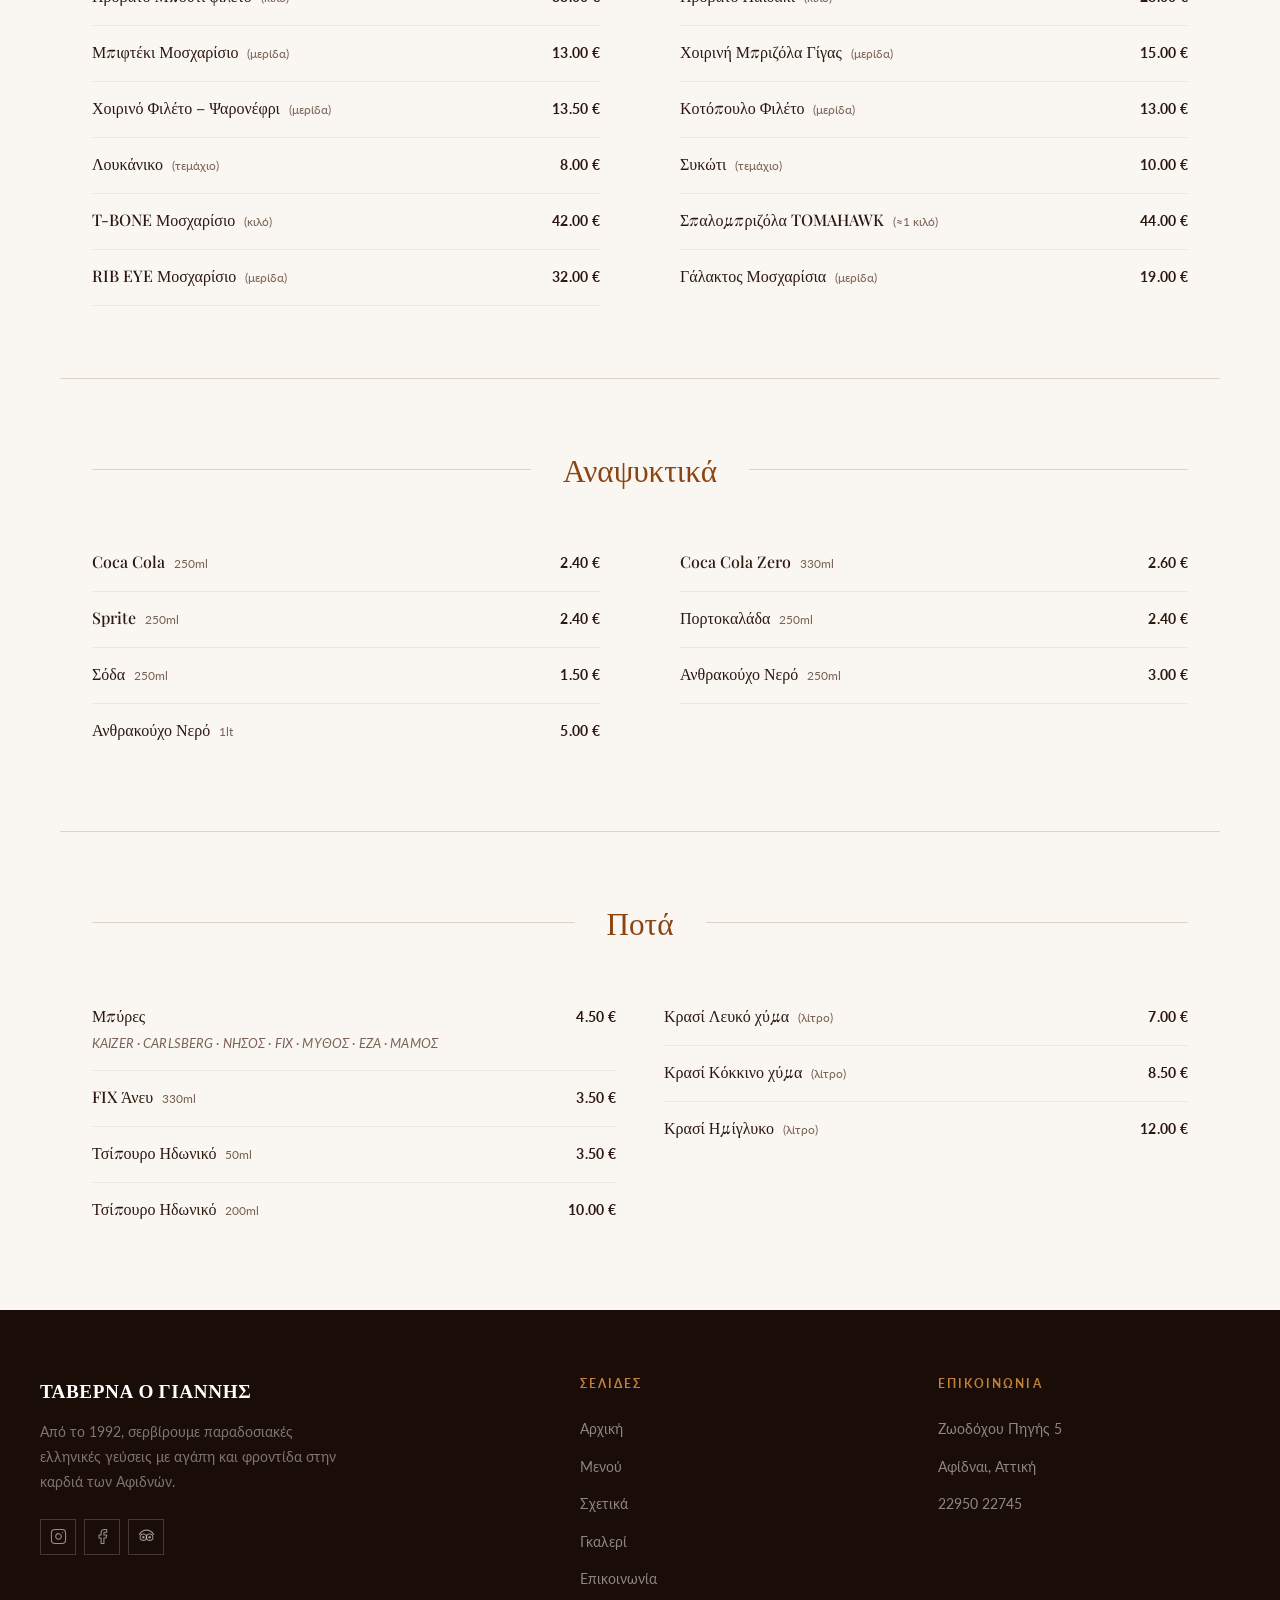
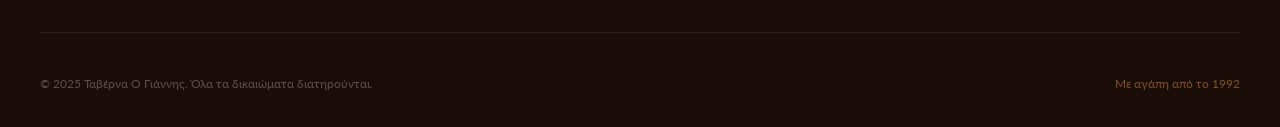
<file: menu.html>
<!DOCTYPE html>
<html lang="el">
<head>
  <meta charset="UTF-8">
  <meta name="viewport" content="width=device-width, initial-scale=1.0">
  <title data-el="Μενού – Ταβέρνα Ο Γιάννης" data-en="Menu – Taverna O Giannis">Μενού – Ταβέρνα Ο Γιάννης</title>
  <meta name="description" content="Το μενού της Ταβέρνας Ο Γιάννης – Ορεκτικά, σαλάτες, κρεατικά, ποτά.">
  <link rel="preconnect" href="https://fonts.googleapis.com">
  <link rel="preconnect" href="https://fonts.gstatic.com" crossorigin>
  <link href="https://fonts.googleapis.com/css2?family=Playfair+Display:ital,wght@0,400;0,500;0,600;0,700;1,400;1,500&family=Lato:wght@300;400;700&display=swap" rel="stylesheet">
  <link rel="stylesheet" href="css/style.css">
</head>
<body>
<div class="page-wrapper">

  <!-- ===== NAVBAR ===== -->
  <nav class="navbar" role="navigation">
    <div class="nav-inner">
      <img src="images/logo.png" alt="Ταβέρνα Ο Γιάννης" class="nav-logo">

      <ul class="nav-links" role="list">
        <li><a href="index.html"   data-el="Αρχική"      data-en="Home">Αρχική</a></li>
        <li><a href="menu.html"    data-el="Μενού"        data-en="Menu">Μενού</a></li>
        <li><a href="about.html"   data-el="Σχετικά"      data-en="About">Σχετικά</a></li>
        <li><a href="gallery.html" data-el="Γκαλερί"      data-en="Gallery">Γκαλερί</a></li>
        <li><a href="contact.html" data-el="Επικοινωνία"  data-en="Contact">Επικοινωνία</a></li>
      </ul>

      <div class="nav-social">
        <!-- TODO: replace # with your Instagram URL -->
        <a href="#" class="nav-social-link" aria-label="Instagram" target="_blank" rel="noopener noreferrer">
          <svg xmlns="http://www.w3.org/2000/svg" width="17" height="17" viewBox="0 0 24 24" fill="none" stroke="currentColor" stroke-width="1.5" stroke-linecap="round" stroke-linejoin="round"><rect x="2" y="2" width="20" height="20" rx="5" ry="5"/><path d="M16 11.37A4 4 0 1 1 12.63 8 4 4 0 0 1 16 11.37z"/><line x1="17.5" y1="6.5" x2="17.51" y2="6.5"/></svg>
        </a>
        <!-- TODO: replace # with your Facebook URL -->
        <a href="https://www.facebook.com/share/14MGweKyJEo/?mibextid=wwXIfr" class="nav-social-link" aria-label="Facebook" target="_blank" rel="noopener noreferrer">
          <svg xmlns="http://www.w3.org/2000/svg" width="17" height="17" viewBox="0 0 24 24" fill="none" stroke="currentColor" stroke-width="1.5" stroke-linecap="round" stroke-linejoin="round"><path d="M18 2h-3a5 5 0 0 0-5 5v3H7v4h3v8h4v-8h3l1-4h-4V7a1 1 0 0 1 1-1h3z"/></svg>
        </a>
      </div>

      <div class="nav-actions">
        <button class="lang-toggle" id="lang-toggle" aria-label="Toggle language">EN</button>
        <button class="hamburger" aria-label="Toggle menu"><span></span><span></span><span></span></button>
      </div>
    </div>
  </nav>

  <div class="mobile-nav">
    <a href="index.html"   data-el="Αρχική"      data-en="Home">Αρχική</a>
    <a href="menu.html"    data-el="Μενού"        data-en="Menu">Μενού</a>
    <a href="about.html"   data-el="Σχετικά"      data-en="About">Σχετικά</a>
    <a href="gallery.html" data-el="Γκαλερί"      data-en="Gallery">Γκαλερί</a>
    <a href="contact.html" data-el="Επικοινωνία"  data-en="Contact">Επικοινωνία</a>
  </div>

  <main>

    <!-- ===== PAGE HERO ===== -->
    <header class="page-hero menu-page-hero">
      <div class="page-hero-content">
        <p class="page-hero-eyebrow"
           data-el="ΤΑΒΕΡΝΑ Ο ΓΙΑΝΝΗΣ · ΑΠΟ ΤΟ 1992"
           data-en="TAVERNA O GIANNIS · SINCE 1992">ΤΑΒΕΡΝΑ Ο ΓΙΑΝΝΗΣ · ΑΠΟ ΤΟ 1992</p>
        <h1 class="page-hero-title"
            data-el="Το Μενού μας"
            data-en="Our Menu">Το Μενού μας</h1>
        <div class="page-hero-divider"></div>
        <p class="page-hero-sub"
           data-el="Παραδοσιακές γεύσεις, φτιαγμένες με αγάπη"
           data-en="Traditional flavours, made with love">
          Παραδοσιακές γεύσεις, φτιαγμένες με αγάπη
        </p>
      </div>
    </header>

    <!-- ===== MENU CONTENT ===== -->
    <div class="menu-content">

      <!-- ───────────────────────────────────────
           ΟΡΕΚΤΙΚΑ / STARTERS
      ─────────────────────────────────────────── -->
      <section class="menu-cat-section animate-on-scroll">
        <div class="mcat-header">
          <div class="mcat-line"></div>
          <div class="mcat-titles">
            <span class="mcat-gr" data-el="Ορεκτικά" data-en="Starters">Ορεκτικά</span>
          </div>
          <div class="mcat-line"></div>
        </div>
        <div class="menu-list">

          <div class="mli"><div class="mli-row"><span class="mli-gr" data-el="Φέτα" data-en="Feta">Φέτα</span><span class="mli-price">4.50 €</span></div></div>
          <div class="mli"><div class="mli-row"><span class="mli-gr" data-el="Φέτα ψητή" data-en="Grilled Feta">Φέτα ψητή</span><span class="mli-price">6.00 €</span></div></div>
          <div class="mli"><div class="mli-row"><span class="mli-gr" data-el="Φέτα με φύλλο, μέλι &amp; σουσάμι" data-en="Feta with phyllo, honey &amp; sesame">Φέτα με φύλλο, μέλι &amp; σουσάμι</span><span class="mli-price">7.00 €</span></div></div>
          <div class="mli"><div class="mli-row"><span class="mli-gr" data-el="Τζατζίκι" data-en="Tzatziki">Τζατζίκι</span><span class="mli-price">4.50 €</span></div></div>
          <div class="mli"><div class="mli-row"><span class="mli-gr" data-el="Τυροκαυτερή" data-en="Spicy Cheese Dip">Τυροκαυτερή</span><span class="mli-price">6.50 €</span></div></div>
          <div class="mli"><div class="mli-row"><span class="mli-gr" data-el="Τυρόπιτα" data-en="Cheese Pie">Τυρόπιτα</span><span class="mli-price">6.80 €</span></div></div>
          <div class="mli"><div class="mli-row"><span class="mli-gr" data-el="Σπανακόπιτα" data-en="Spinach Pie">Σπανακόπιτα</span><span class="mli-price">6.80 €</span></div></div>
          <div class="mli"><div class="mli-row"><span class="mli-gr" data-el="Κολοκυθοκεφτέδες" data-en="Zucchini Fritters">Κολοκυθοκεφτέδες</span><span class="mli-price">6.80 €</span></div></div>
          <div class="mli"><div class="mli-row"><span class="mli-gr" data-el="Πατάτες τηγανιτές" data-en="French Fries">Πατάτες τηγανιτές</span><span class="mli-price">4.50 €</span></div></div>

        </div>
      </section>

      <!-- ───────────────────────────────────────
           ΣΑΛΑΤΕΣ / SALADS
      ─────────────────────────────────────────── -->
      <section class="menu-cat-section animate-on-scroll">
        <div class="mcat-header">
          <div class="mcat-line"></div>
          <div class="mcat-titles">
            <span class="mcat-gr" data-el="Σαλάτες" data-en="Salads">Σαλάτες</span>
          </div>
          <div class="mcat-line"></div>
        </div>
        <div class="menu-list menu-list--single">

          <div class="mli"><div class="mli-row"><span class="mli-gr" data-el="Χόρτα" data-en="Wild Greens">Χόρτα</span><span class="mli-price">6.80 €</span></div></div>
          <div class="mli"><div class="mli-row"><span class="mli-gr" data-el="Χωριάτικη" data-en="Greek Salad">Χωριάτικη</span><span class="mli-price">9.50 €</span></div></div>
          <div class="mli"><div class="mli-row"><span class="mli-gr" data-el="Παντζάρια" data-en="Beetroot Salad">Παντζάρια</span><span class="mli-price">6.80 €</span></div></div>
          <div class="mli"><div class="mli-row"><span class="mli-gr" data-el="Ντομάτα" data-en="Tomato Salad">Ντομάτα</span><span class="mli-price">6.80 €</span></div></div>

        </div>
      </section>

      <!-- ───────────────────────────────────────
           ΚΡΕΑΤΙΚΑ / MEATS
      ─────────────────────────────────────────── -->
      <section class="menu-cat-section animate-on-scroll">
        <div class="mcat-header">
          <div class="mcat-line"></div>
          <div class="mcat-titles">
            <span class="mcat-gr" data-el="Κρεατικά" data-en="Meats &amp; Grills">Κρεατικά</span>
          </div>
          <div class="mcat-line"></div>
        </div>
        <div class="menu-list">

          <div class="mli"><div class="mli-row"><span class="mli-left"><span class="mli-gr" data-el="Αρνί μπούτι" data-en="Leg of Lamb">Αρνί μπούτι</span><span class="mli-unit">(κιλό)</span></span><span class="mli-price">30.00 €</span></div></div>
          <div class="mli"><div class="mli-row"><span class="mli-left"><span class="mli-gr" data-el="Αρνί Παϊδάκι" data-en="Lamb Chops">Αρνί Παϊδάκι</span><span class="mli-unit">(κιλό)</span></span><span class="mli-price">40.00 €</span></div></div>
          <div class="mli"><div class="mli-row"><span class="mli-left"><span class="mli-gr" data-el="Πρόβατο Μπούτι φιλέτο" data-en="Mutton Leg Fillet">Πρόβατο Μπούτι φιλέτο</span><span class="mli-unit">(κιλό)</span></span><span class="mli-price">33.00 €</span></div></div>
          <div class="mli"><div class="mli-row"><span class="mli-left"><span class="mli-gr" data-el="Πρόβατο Παϊδάκι" data-en="Mutton Chops">Πρόβατο Παϊδάκι</span><span class="mli-unit">(κιλό)</span></span><span class="mli-price">28.00 €</span></div></div>
          <div class="mli"><div class="mli-row"><span class="mli-left"><span class="mli-gr" data-el="Μπιφτέκι Μοσχαρίσιο" data-en="Beef Patty">Μπιφτέκι Μοσχαρίσιο</span><span class="mli-unit">(μερίδα)</span></span><span class="mli-price">13.00 €</span></div></div>
          <div class="mli"><div class="mli-row"><span class="mli-left"><span class="mli-gr" data-el="Χοιρινή Μπριζόλα Γίγας" data-en="Pork Chop">Χοιρινή Μπριζόλα Γίγας</span><span class="mli-unit">(μερίδα)</span></span><span class="mli-price">15.00 €</span></div></div>
          <div class="mli"><div class="mli-row"><span class="mli-left"><span class="mli-gr" data-el="Χοιρινό Φιλέτο – Ψαρονέφρι" data-en="Pork Tenderloin">Χοιρινό Φιλέτο – Ψαρονέφρι</span><span class="mli-unit">(μερίδα)</span></span><span class="mli-price">13.50 €</span></div></div>
          <div class="mli"><div class="mli-row"><span class="mli-left"><span class="mli-gr" data-el="Κοτόπουλο Φιλέτο" data-en="Chicken Fillet">Κοτόπουλο Φιλέτο</span><span class="mli-unit">(μερίδα)</span></span><span class="mli-price">13.00 €</span></div></div>
          <div class="mli"><div class="mli-row"><span class="mli-left"><span class="mli-gr" data-el="Λουκάνικο" data-en="Sausage">Λουκάνικο</span><span class="mli-unit">(τεμάχιο)</span></span><span class="mli-price">8.00 €</span></div></div>
          <div class="mli"><div class="mli-row"><span class="mli-left"><span class="mli-gr" data-el="Συκώτι" data-en="Liver">Συκώτι</span><span class="mli-unit">(τεμάχιο)</span></span><span class="mli-price">10.00 €</span></div></div>
          <div class="mli"><div class="mli-row"><span class="mli-left"><span class="mli-gr" data-el="T-BONE Μοσχαρίσιο" data-en="T-Bone Steak">T-BONE Μοσχαρίσιο</span><span class="mli-unit">(κιλό)</span></span><span class="mli-price">42.00 €</span></div></div>
          <div class="mli"><div class="mli-row"><span class="mli-left"><span class="mli-gr" data-el="Σπαλομπριζόλα TOMAHAWK" data-en="Tomahawk Steak">Σπαλομπριζόλα TOMAHAWK</span><span class="mli-unit">(≈1 κιλό)</span></span><span class="mli-price">44.00 €</span></div></div>
          <div class="mli"><div class="mli-row"><span class="mli-left"><span class="mli-gr" data-el="RIB EYE Μοσχαρίσιο" data-en="Rib Eye">RIB EYE Μοσχαρίσιο</span><span class="mli-unit">(μερίδα)</span></span><span class="mli-price">32.00 €</span></div></div>
          <div class="mli"><div class="mli-row"><span class="mli-left"><span class="mli-gr" data-el="Γάλακτος Μοσχαρίσια" data-en="Milk-fed Veal">Γάλακτος Μοσχαρίσια</span><span class="mli-unit">(μερίδα)</span></span><span class="mli-price">19.00 €</span></div></div>

        </div>
      </section>

      <!-- ───────────────────────────────────────
           ΑΝΑΨΥΚΤΙΚΑ / SOFT DRINKS
      ─────────────────────────────────────────── -->
      <section class="menu-cat-section animate-on-scroll">
        <div class="mcat-header">
          <div class="mcat-line"></div>
          <div class="mcat-titles">
            <span class="mcat-gr" data-el="Αναψυκτικά" data-en="Soft Drinks">Αναψυκτικά</span>
          </div>
          <div class="mcat-line"></div>
        </div>
        <div class="menu-list">

          <div class="mli"><div class="mli-row"><span class="mli-left"><span class="mli-gr">Coca Cola</span><span class="mli-unit">250ml</span></span><span class="mli-price">2.40 €</span></div></div>
          <div class="mli"><div class="mli-row"><span class="mli-left"><span class="mli-gr">Coca Cola Zero</span><span class="mli-unit">330ml</span></span><span class="mli-price">2.60 €</span></div></div>
          <div class="mli"><div class="mli-row"><span class="mli-left"><span class="mli-gr">Sprite</span><span class="mli-unit">250ml</span></span><span class="mli-price">2.40 €</span></div></div>
          <div class="mli"><div class="mli-row"><span class="mli-left"><span class="mli-gr" data-el="Πορτοκαλάδα" data-en="Orange Soda">Πορτοκαλάδα</span><span class="mli-unit">250ml</span></span><span class="mli-price">2.40 €</span></div></div>
          <div class="mli"><div class="mli-row"><span class="mli-left"><span class="mli-gr" data-el="Σόδα" data-en="Soda Water">Σόδα</span><span class="mli-unit">250ml</span></span><span class="mli-price">1.50 €</span></div></div>
          <div class="mli"><div class="mli-row"><span class="mli-left"><span class="mli-gr" data-el="Ανθρακούχο Νερό" data-en="Sparkling Water">Ανθρακούχο Νερό</span><span class="mli-unit">250ml</span></span><span class="mli-price">3.00 €</span></div></div>
          <div class="mli"><div class="mli-row"><span class="mli-left"><span class="mli-gr" data-el="Ανθρακούχο Νερό" data-en="Sparkling Water">Ανθρακούχο Νερό</span><span class="mli-unit">1lt</span></span><span class="mli-price">5.00 €</span></div></div>

        </div>
      </section>

      <!-- ───────────────────────────────────────
           ΠΟΤΑ / DRINKS
      ─────────────────────────────────────────── -->
      <section class="menu-cat-section animate-on-scroll">
        <div class="mcat-header">
          <div class="mcat-line"></div>
          <div class="mcat-titles">
            <span class="mcat-gr" data-el="Ποτά" data-en="Wine, Beer &amp; Spirits">Ποτά</span>
          </div>
          <div class="mcat-line"></div>
        </div>
        <div class="drinks-two-col">

          <!-- Left: Beers & Spirits -->
          <div>
            <div class="mli">
              <div class="mli-row"><span class="mli-gr" data-el="Μπύρες" data-en="Beers">Μπύρες</span><span class="mli-price">4.50 €</span></div>
              <span class="mli-desc">KAIZER · CARLSBERG · ΝΗΣΟΣ · FIX · ΜΥΘΟΣ · ΕΖΑ · ΜΑΜΟΣ</span>
            </div>
            <div class="mli"><div class="mli-row"><span class="mli-left"><span class="mli-gr" data-el="FIX Άνευ" data-en="FIX Non-Alcoholic">FIX Άνευ</span><span class="mli-unit">330ml</span></span><span class="mli-price">3.50 €</span></div></div>
            <div class="mli"><div class="mli-row"><span class="mli-left"><span class="mli-gr" data-el="Τσίπουρο Ηδωνικό" data-en="Tsipouro Idoniko">Τσίπουρο Ηδωνικό</span><span class="mli-unit">50ml</span></span><span class="mli-price">3.50 €</span></div></div>
            <div class="mli"><div class="mli-row"><span class="mli-left"><span class="mli-gr" data-el="Τσίπουρο Ηδωνικό" data-en="Tsipouro Idoniko">Τσίπουρο Ηδωνικό</span><span class="mli-unit">200ml</span></span><span class="mli-price">10.00 €</span></div></div>
          </div>

          <!-- Right: Wines -->
          <div>
            <div class="mli"><div class="mli-row"><span class="mli-left"><span class="mli-gr" data-el="Κρασί Λευκό χύμα" data-en="House White Wine">Κρασί Λευκό χύμα</span><span class="mli-unit">(λίτρο)</span></span><span class="mli-price">7.00 €</span></div></div>
            <div class="mli"><div class="mli-row"><span class="mli-left"><span class="mli-gr" data-el="Κρασί Κόκκινο χύμα" data-en="House Red Wine">Κρασί Κόκκινο χύμα</span><span class="mli-unit">(λίτρο)</span></span><span class="mli-price">8.50 €</span></div></div>
            <div class="mli"><div class="mli-row"><span class="mli-left"><span class="mli-gr" data-el="Κρασί Ημίγλυκο" data-en="Semi-Sweet Wine">Κρασί Ημίγλυκο</span><span class="mli-unit">(λίτρο)</span></span><span class="mli-price">12.00 €</span></div></div>
          </div>

        </div>
      </section>

    </div><!-- end .menu-content -->
  </main>

  <!-- ===== FOOTER ===== -->
  <footer class="footer">
    <div class="footer-inner">
      <div class="footer-grid">
        <div class="footer-brand">
          <h3 data-el="ΤΑΒΕΡΝΑ Ο ΓΙΑΝΝΗΣ" data-en="TAVERNA O GIANNIS">ΤΑΒΕΡΝΑ Ο ΓΙΑΝΝΗΣ</h3>
          <p data-el="Από το 1992, σερβίρουμε παραδοσιακές ελληνικές γεύσεις με αγάπη και φροντίδα στην καρδιά των Αφιδνών."
             data-en="Since 1992, serving traditional Greek flavours with love and care in the heart of Afidnes.">
            Από το 1992, σερβίρουμε παραδοσιακές ελληνικές γεύσεις με αγάπη και φροντίδα στην καρδιά των Αφιδνών.
          </p>
          <!-- Social Links -->
          <div class="footer-social">
            <!-- TODO: replace # with your Instagram URL -->
            <a href="#" class="social-link" aria-label="Instagram" target="_blank" rel="noopener noreferrer">
              <svg xmlns="http://www.w3.org/2000/svg" width="17" height="17" viewBox="0 0 24 24" fill="none" stroke="currentColor" stroke-width="1.5" stroke-linecap="round" stroke-linejoin="round"><rect x="2" y="2" width="20" height="20" rx="5" ry="5"/><path d="M16 11.37A4 4 0 1 1 12.63 8 4 4 0 0 1 16 11.37z"/><line x1="17.5" y1="6.5" x2="17.51" y2="6.5"/></svg>
            </a>
            <!-- TODO: replace # with your Facebook URL -->
            <a href="https://www.facebook.com/share/14MGweKyJEo/?mibextid=wwXIfr" class="social-link" aria-label="Facebook" target="_blank" rel="noopener noreferrer">
              <svg xmlns="http://www.w3.org/2000/svg" width="17" height="17" viewBox="0 0 24 24" fill="none" stroke="currentColor" stroke-width="1.5" stroke-linecap="round" stroke-linejoin="round"><path d="M18 2h-3a5 5 0 0 0-5 5v3H7v4h3v8h4v-8h3l1-4h-4V7a1 1 0 0 1 1-1h3z"/></svg>
            </a>
            <a href="https://www.tripadvisor.com.gr/Restaurant_Review-g11906701-d7133382-Reviews-Taverna_O_Yiannis-Afidnes_East_Attica_Region_Attica.html" class="social-link" aria-label="TripAdvisor" target="_blank" rel="noopener noreferrer">
              <svg xmlns="http://www.w3.org/2000/svg" width="17" height="17" viewBox="0 0 24 24" fill="none" stroke="currentColor" stroke-width="1.5" stroke-linecap="round" stroke-linejoin="round"><circle cx="7.5" cy="13" r="4.5"/><circle cx="16.5" cy="13" r="4.5"/><circle cx="7.5" cy="13" r="1.8" fill="currentColor" stroke="none"/><circle cx="16.5" cy="13" r="1.8" fill="currentColor" stroke="none"/><path d="M2 9C5 4 10 3 12 3C14 3 19 4 22 9"/></svg>
            </a>
          </div>
        </div>
        <div class="footer-col">
          <h4 data-el="Σελίδες" data-en="Pages">Σελίδες</h4>
          <ul>
            <li><a href="index.html"   data-el="Αρχική"     data-en="Home">Αρχική</a></li>
            <li><a href="menu.html"    data-el="Μενού"       data-en="Menu">Μενού</a></li>
            <li><a href="about.html"   data-el="Σχετικά"     data-en="About">Σχετικά</a></li>
            <li><a href="gallery.html" data-el="Γκαλερί"     data-en="Gallery">Γκαλερί</a></li>
            <li><a href="contact.html" data-el="Επικοινωνία" data-en="Contact">Επικοινωνία</a></li>
          </ul>
        </div>
        <div class="footer-col">
          <h4 data-el="Επικοινωνία" data-en="Contact">Επικοινωνία</h4>
          <ul>
            <li><span data-el="Ζωοδόχου Πηγής 5" data-en="5 Zoodochou Pigis St.">Ζωοδόχου Πηγής 5</span></li>
            <li><span data-el="Αφίδναι, Αττική" data-en="Afidnes, Attica">Αφίδναι, Αττική</span></li>
            <li><a href="tel:+302295022745" class="footer-phone">22950 22745</a></li>
          </ul>
        </div>
      </div>
      <div class="footer-bottom">
        <span data-el="© 2025 Ταβέρνα Ο Γιάννης. Όλα τα δικαιώματα διατηρούνται."
              data-en="© 2025 Taverna O Giannis. All rights reserved.">
          © 2025 Ταβέρνα Ο Γιάννης. Όλα τα δικαιώματα διατηρούνται.
        </span>
        <span data-el="Με αγάπη από το 1992" data-en="With love since 1992">Με αγάπη από το 1992</span>
      </div>
    </div>
  </footer>

</div>
<script src="js/main.js"></script>
</body>
</html>
</file>
<file: css/style.css>
/* ============================================================
   ΤΑΒΕΡΝΑ Ο ΓΙΑΝΝΗΣ — Stylesheet (Organic Redesign)
   ============================================================ */

@import url('https://fonts.googleapis.com/css2?family=Playfair+Display:ital,wght@0,400;0,500;0,600;0,700;1,400;1,500&family=Lato:wght@300;400;700&display=swap');

/* === RESET === */
*, *::before, *::after { box-sizing: border-box; margin: 0; padding: 0; }
html { scroll-behavior: smooth; font-size: 16px; }
img { max-width: 100%; display: block; }
a { text-decoration: none; color: inherit; }
ul { list-style: none; }
button { font-family: inherit; }
input, textarea { font-family: inherit; }

/* === VARIABLES === */
:root {
  --color-bg:           #FAF7F2;
  --color-surface:      #FFFFFF;
  --color-primary:      #8B4513;
  --color-accent:       #C17F3C;
  --color-text:         #2C1810;
  --color-text-muted:   #7A6255;
  --color-border:       #E0D3C5;
  --color-hero-overlay: rgba(30, 15, 8, 0.48);

  --font-display: 'Playfair Display', Georgia, serif;
  --font-body:    'Lato', system-ui, sans-serif;

  --shadow-sm: 0 1px 8px rgba(44, 24, 16, 0.07);
  --shadow-md: 0 3px 20px rgba(44, 24, 16, 0.11);
  --shadow-lg: 0 6px 36px rgba(44, 24, 16, 0.15);

  --nav-height: 72px;
  --transition: 0.28s ease;
}

/* === BASE === */
body {
  background-color: var(--color-bg);
  color: var(--color-text);
  font-family: var(--font-body);
  line-height: 1.75;
  -webkit-font-smoothing: antialiased;
  animation: pageFade 0.35s ease both;
}

.page-wrapper { min-height: 100vh; display: flex; flex-direction: column; }
main { flex: 1; }

/* === NAVBAR === */
.navbar {
  position: sticky;
  top: 0;
  z-index: 1000;
  height: var(--nav-height);
  background: rgba(250, 247, 242, 0.97);
  backdrop-filter: blur(12px);
  -webkit-backdrop-filter: blur(12px);
  border-bottom: 1px solid var(--color-border);
  transition: box-shadow var(--transition);
}

.navbar.scrolled { box-shadow: var(--shadow-md); }

.nav-inner {
  max-width: 1240px;
  margin: 0 auto;
  height: 100%;
  padding: 0 2rem;
  display: flex;
  align-items: center;
  justify-content: space-between;
  gap: 2rem;
}

.logo-placeholder {
  width: 86px;
  height: 44px;
  border: 1px solid var(--color-accent);
  display: flex;
  align-items: center;
  justify-content: center;
  color: var(--color-accent);
  font-family: var(--font-display);
  font-size: 0.7rem;
  font-weight: 700;
  letter-spacing: 0.14em;
  text-transform: uppercase;
  flex-shrink: 0;
}

.nav-logo {
  height: 52px;
  width: auto;
  display: block;
  flex-shrink: 0;
  object-fit: contain;
}

.nav-links {
  display: flex;
  align-items: center;
  gap: 2.25rem;
}

.nav-links a {
  font-size: 0.78rem;
  font-weight: 700;
  letter-spacing: 0.1em;
  text-transform: uppercase;
  color: var(--color-text-muted);
  position: relative;
  transition: color var(--transition);
}

.nav-links a::after {
  content: '';
  position: absolute;
  bottom: -5px;
  left: 0;
  width: 0;
  height: 1px;
  background: var(--color-primary);
  transition: width var(--transition);
}

.nav-links a:hover,
.nav-links a.active { color: var(--color-primary); }

.nav-links a:hover::after,
.nav-links a.active::after { width: 100%; }

/* Social icons in navbar */
.nav-social {
  display: flex;
  align-items: center;
  gap: 0.6rem;
}

.nav-social-link {
  display: flex;
  align-items: center;
  justify-content: center;
  width: 30px;
  height: 30px;
  color: var(--color-text-muted);
  transition: color var(--transition);
}

.nav-social-link:hover { color: var(--color-primary); }

/* Nav actions */
.nav-actions {
  display: flex;
  align-items: center;
  gap: 0.75rem;
  flex-shrink: 0;
}

.lang-toggle {
  background: none;
  border: 1px solid var(--color-accent);
  color: var(--color-accent);
  font-family: var(--font-body);
  font-size: 0.78rem;
  font-weight: 700;
  letter-spacing: 0.12em;
  padding: 0.35rem 0.85rem;
  border-radius: 20px;
  cursor: pointer;
  transition: all var(--transition);
}

.lang-toggle:hover {
  background: var(--color-accent);
  color: #fff;
}

.hamburger {
  display: none;
  flex-direction: column;
  gap: 5px;
  cursor: pointer;
  padding: 4px;
  background: none;
  border: none;
}

.hamburger span {
  display: block;
  width: 22px;
  height: 1.5px;
  background: var(--color-primary);
  transition: all var(--transition);
}

.hamburger.active span:nth-child(1) { transform: translateY(6.5px) rotate(45deg); }
.hamburger.active span:nth-child(2) { opacity: 0; transform: scaleX(0); }
.hamburger.active span:nth-child(3) { transform: translateY(-6.5px) rotate(-45deg); }

/* Mobile Nav */
.mobile-nav {
  display: none;
  position: fixed;
  top: var(--nav-height);
  left: 0; right: 0;
  background: var(--color-bg);
  border-bottom: 1px solid var(--color-border);
  padding: 1.25rem 2rem 1.75rem;
  z-index: 999;
  flex-direction: column;
  box-shadow: var(--shadow-lg);
}

.mobile-nav.open { display: flex; }

.mobile-nav a {
  display: block;
  font-size: 0.9rem;
  font-weight: 700;
  color: var(--color-text);
  text-transform: uppercase;
  letter-spacing: 0.08em;
  padding: 0.85rem 0;
  border-bottom: 1px solid var(--color-border);
  transition: color var(--transition), padding-left var(--transition);
}

.mobile-nav a:last-child { border-bottom: none; }
.mobile-nav a:hover { color: var(--color-accent); padding-left: 0.4rem; }

/* === SECTION WRAPPERS === */
.section { padding: 5.5rem 2rem; }

.section-inner {
  max-width: 1200px;
  margin: 0 auto;
}

.section-header {
  text-align: center;
  margin-bottom: 3.5rem;
}

.section-tag {
  display: inline-block;
  font-size: 0.7rem;
  font-weight: 700;
  letter-spacing: 0.22em;
  text-transform: uppercase;
  color: var(--color-accent);
  margin-bottom: 0.9rem;
}

.section-title {
  font-family: var(--font-display);
  font-size: clamp(1.9rem, 4vw, 2.9rem);
  color: var(--color-primary);
  line-height: 1.18;
  margin-bottom: 0.75rem;
}

.section-divider {
  width: 36px;
  height: 1px;
  background: var(--color-border);
  margin: 1rem auto 1.25rem;
}

.section-subtitle {
  font-size: 1.02rem;
  color: var(--color-text-muted);
  max-width: 580px;
  margin: 0 auto;
  line-height: 1.8;
}

/* === PAGE HERO (inner pages) === */
.page-hero {
  padding: 5.5rem 2rem 4rem;
  text-align: center;
  color: #fff;
  position: relative;
  overflow: hidden;
}

.page-hero::before {
  content: '';
  position: absolute;
  inset: 0;
  background: var(--color-hero-overlay);
  z-index: 1;
}

.page-hero-content {
  position: relative;
  z-index: 2;
}

.page-hero-eyebrow {
  font-size: 0.72rem;
  font-weight: 700;
  letter-spacing: 0.28em;
  text-transform: uppercase;
  opacity: 0.72;
  margin-bottom: 1rem;
}

.page-hero-title {
  font-family: var(--font-display);
  font-size: clamp(2.4rem, 5.5vw, 4rem);
  font-weight: 700;
  line-height: 1.08;
  text-shadow: 0 2px 20px rgba(0,0,0,0.25);
  margin-bottom: 0.6rem;
}

.page-hero-sub {
  font-size: 1rem;
  font-style: italic;
  opacity: 0.8;
  font-family: var(--font-display);
}

.page-hero-divider {
  width: 40px;
  height: 1px;
  background: rgba(255,255,255,0.4);
  margin: 1.1rem auto;
}

/* === BUTTONS === */
.btn {
  display: inline-flex;
  align-items: center;
  gap: 0.4rem;
  padding: 0.85rem 2.1rem;
  font-family: var(--font-body);
  font-size: 0.82rem;
  font-weight: 700;
  letter-spacing: 0.1em;
  text-transform: uppercase;
  border-radius: 2px;
  cursor: pointer;
  transition: all var(--transition);
  border: 1.5px solid transparent;
  white-space: nowrap;
}

.btn-primary {
  background: var(--color-accent);
  color: #fff;
  border-color: var(--color-accent);
}

.btn-primary:hover {
  background: transparent;
  color: var(--color-accent);
  transform: translateY(-1px);
  box-shadow: var(--shadow-md);
}

.btn-outline-light {
  background: transparent;
  color: #fff;
  border-color: rgba(255,255,255,0.55);
}

.btn-outline-light:hover {
  background: rgba(255,255,255,0.12);
  border-color: #fff;
  transform: translateY(-1px);
}

.btn-dark {
  background: var(--color-primary);
  color: #fff;
  border-color: var(--color-primary);
}

.btn-dark:hover {
  background: var(--color-accent);
  border-color: var(--color-accent);
  transform: translateY(-1px);
  box-shadow: var(--shadow-md);
}

/* === REAL IMAGES === */
.site-img {
  width: 100%;
  height: 100%;
  object-fit: cover;
  display: block;
}

/* Card / slot image wrappers */
.img-slot {
  overflow: hidden;
  display: block;
}

.img-slot-welcome { height: 420px; }
.img-slot-highlight { height: 220px; border-bottom: 1px solid var(--color-border); }
.img-slot-about { height: 400px; }
.img-slot-family { height: 460px; max-width: 800px; margin: 0 auto; }

/* === IMAGE PLACEHOLDER (organic / no dashes) === */
.img-placeholder {
  background-color: #EDE4D8;
  border: 1px solid #CFC0AD;
  border-radius: 0;
  display: flex;
  flex-direction: column;
  align-items: center;
  justify-content: center;
  gap: 0.65rem;
  padding: 2rem;
  text-align: center;
  color: #9A7A5A;
}

.img-placeholder .ph-icon {
  font-size: 2.4rem;
  opacity: 0.5;
  line-height: 1;
}

.img-placeholder .ph-label {
  font-size: 0.78rem;
  font-weight: 600;
  letter-spacing: 0.04em;
  opacity: 0.7;
  line-height: 1.45;
}

/* === HOME — HERO === */
.hero {
  background: url('../images/garden.jpg') center 40% / cover no-repeat,
              linear-gradient(165deg, #4A1C06 0%, #7A3510 30%, #A05525 60%, #B87040 100%);
  min-height: 100vh;
  display: flex;
  align-items: center;
  justify-content: center;
  position: relative;
  overflow: hidden;
}

.hero::before {
  content: '';
  position: absolute;
  inset: 0;
  background: var(--color-hero-overlay);
}

.hero-content {
  position: relative;
  z-index: 1;
  text-align: center;
  color: #fff;
  padding: 2rem;
  max-width: 780px;
  animation: heroReveal 0.9s ease both;
}

.hero-badge {
  display: inline-block;
  font-size: 0.72rem;
  font-weight: 700;
  letter-spacing: 0.28em;
  text-transform: uppercase;
  color: rgba(255,255,255,0.7);
  margin-bottom: 1.75rem;
}

.hero-title {
  font-family: var(--font-display);
  font-size: clamp(2.6rem, 6.5vw, 5.2rem);
  font-weight: 700;
  line-height: 1.06;
  letter-spacing: 0.01em;
  text-shadow: 0 2px 28px rgba(0,0,0,0.3);
  margin-bottom: 0.3rem;
}

.hero-title-sub {
  font-family: var(--font-display);
  font-size: clamp(1.1rem, 2.5vw, 1.8rem);
  font-weight: 400;
  font-style: italic;
  opacity: 0.78;
}

.hero-rule {
  width: 50px;
  height: 1px;
  background: rgba(255,255,255,0.38);
  margin: 1.6rem auto;
}

.hero-ornament {
  display: flex;
  align-items: center;
  gap: 0.8rem;
  justify-content: center;
  margin: 1.6rem auto;
  width: 160px;
}

.hero-ornament-line {
  flex: 1;
  height: 1px;
  background: rgba(255,255,255,0.3);
}

.hero-ornament-diamond {
  width: 6px;
  height: 6px;
  background: var(--color-accent);
  transform: rotate(45deg);
  flex-shrink: 0;
}

.hero-tagline {
  font-size: clamp(1rem, 2vw, 1.18rem);
  font-style: italic;
  font-weight: 300;
  opacity: 0.85;
  margin-bottom: 2.75rem;
  font-family: var(--font-display);
}

.hero-cta {
  display: flex;
  gap: 1rem;
  justify-content: center;
  flex-wrap: wrap;
}

/* === HOME — WELCOME === */
.welcome { background: var(--color-surface); }

.welcome-grid {
  display: grid;
  grid-template-columns: 1fr 1fr;
  gap: 5rem;
  align-items: center;
  max-width: 1200px;
  margin: 0 auto;
}

.welcome-text .section-title { text-align: left; }
.welcome-text .section-divider { margin-left: 0; }

.welcome-text p {
  color: var(--color-text-muted);
  margin-bottom: 1.25rem;
  font-size: 1.02rem;
  line-height: 1.85;
}

.welcome-text .btn-group {
  display: flex;
  gap: 1rem;
  flex-wrap: wrap;
  margin-top: 2.25rem;
}

.img-placeholder-welcome { height: 420px; }

/* === HOME — SPECIALITIES (editorial photo strip) === */
.highlights { background: var(--color-bg); padding-bottom: 0; }

.highlights-header {
  text-align: center;
  padding: 0 2rem;
  margin-bottom: 3.5rem;
}

.spec-strip {
  display: grid;
  grid-template-columns: repeat(3, 1fr);
}

.spec-item {
  position: relative;
  aspect-ratio: 2 / 3;
  overflow: hidden;
}

.spec-img {
  width: 100%;
  height: 100%;
  object-fit: cover;
  display: block;
  transition: transform 0.7s ease;
}

.spec-item:hover .spec-img { transform: scale(1.04); }

.spec-caption {
  position: absolute;
  bottom: 0;
  left: 0;
  right: 0;
  padding: 4rem 2rem 2rem;
  background: linear-gradient(to top, rgba(12, 4, 1, 0.88) 0%, transparent 100%);
  color: #fff;
}

.spec-caption h3 {
  font-family: var(--font-display);
  font-size: clamp(1.25rem, 2.2vw, 1.6rem);
  font-weight: 500;
  line-height: 1.25;
  margin-bottom: 0.3rem;
}

.spec-caption p {
  font-family: var(--font-display);
  font-style: italic;
  font-size: 0.92rem;
  opacity: 0.7;
  margin: 0;
}

/* === MENU PAGE === */
.menu-page-hero {
  background: linear-gradient(155deg, #3E1505 0%, #7A3510 45%, #9A4820 100%);
}

.menu-content { background: var(--color-bg); }

/* Each category section */
.menu-cat-section {
  padding: 4.5rem 2rem;
  max-width: 1160px;
  margin: 0 auto;
}

.menu-cat-section + .menu-cat-section {
  border-top: 1px solid var(--color-border);
}

/* Category header */
.mcat-header {
  display: flex;
  align-items: center;
  gap: 2rem;
  margin-bottom: 3rem;
}

.mcat-line {
  flex: 1;
  height: 1px;
  background: var(--color-border);
}

.mcat-titles { text-align: center; }

.mcat-gr {
  display: block;
  font-family: var(--font-display);
  font-size: clamp(1.4rem, 2.5vw, 1.95rem);
  color: var(--color-primary);
  font-weight: 500;
  line-height: 1.2;
}

.mcat-en {
  display: block;
  font-family: var(--font-body);
  font-size: 0.72rem;
  letter-spacing: 0.2em;
  text-transform: uppercase;
  color: var(--color-text-muted);
  margin-top: 0.25rem;
}

.mli-left {
  display: inline-flex;
  align-items: baseline;
  gap: 0.3rem;
  min-width: 0;
  flex: 1;
}

/* Menu items list */
.menu-list {
  display: grid;
  grid-template-columns: repeat(2, 1fr);
  column-gap: 5rem;
}

.menu-list--single {
  grid-template-columns: 1fr;
  max-width: 560px;
}

.menu-list--drinks {
  grid-template-columns: 1fr;
  max-width: 680px;
}

.drinks-two-col {
  display: grid;
  grid-template-columns: 1fr 1fr;
  gap: 0 3rem;
}

.mli {
  padding: 0.95rem 0;
  border-bottom: 1px solid rgba(44, 24, 16, 0.07);
}

.mli:last-child { border-bottom: none; }

.mli-row {
  display: flex;
  justify-content: space-between;
  align-items: baseline;
  gap: 1rem;
}

.mli-gr {
  font-family: var(--font-display);
  font-size: 1rem;
  font-weight: 500;
  color: var(--color-text);
  line-height: 1.3;
}

.mli-badge {
  font-size: 0.7rem;
  font-weight: 700;
  letter-spacing: 0.07em;
  text-transform: uppercase;
  color: var(--color-accent);
  flex-shrink: 0;
}

.mli-en {
  display: block;
  font-size: 0.84rem;
  color: var(--color-text-muted);
  font-style: italic;
  margin-top: 0.18rem;
}

.mli-price {
  font-family: var(--font-body);
  font-size: 0.88rem;
  font-weight: 700;
  color: var(--color-text);
  white-space: nowrap;
  flex-shrink: 0;
  letter-spacing: 0.02em;
}

.mli-unit {
  font-size: 0.78rem;
  color: var(--color-text-muted);
  font-weight: 400;
  margin-left: 0.25rem;
}

.mli-desc {
  display: block;
  font-size: 0.8rem;
  color: var(--color-text-muted);
  font-style: italic;
  margin-top: 0.18rem;
  letter-spacing: 0.01em;
}

/* === ABOUT PAGE === */
.about-page-hero {
  background: linear-gradient(155deg, #3E1505 0%, #7A3510 45%, #9A4820 100%);
}

.about-story { background: var(--color-surface); }

.about-grid {
  display: grid;
  grid-template-columns: 1fr 1fr;
  gap: 5rem;
  align-items: center;
  max-width: 1200px;
  margin: 0 auto;
}

.about-text h2 {
  font-family: var(--font-display);
  font-size: clamp(1.7rem, 3vw, 2.3rem);
  color: var(--color-primary);
  margin-bottom: 1.25rem;
  line-height: 1.22;
}

.about-text p {
  color: var(--color-text-muted);
  margin-bottom: 1.2rem;
  line-height: 1.85;
}

.about-text p:last-child { margin-bottom: 0; }

.timeline-badge {
  display: inline-block;
  background: var(--color-primary);
  color: #fff;
  font-family: var(--font-display);
  font-size: 1rem;
  font-weight: 700;
  padding: 0.35rem 1rem;
  border-radius: 0;
  margin-bottom: 1.25rem;
  letter-spacing: 0.06em;
}

.img-placeholder-about  { height: 400px; }
.img-placeholder-family { height: 460px; max-width: 800px; margin: 0 auto; }

/* Values */
.about-values { background: var(--color-bg); }

.values-grid {
  display: grid;
  grid-template-columns: repeat(3, 1fr);
  gap: 0;
  max-width: 1060px;
  margin: 0 auto;
}

.value-card {
  background: transparent;
  padding: 0 3rem 0 0;
  margin-right: 3rem;
  border-right: 1px solid var(--color-border);
  text-align: left;
}

.value-card:last-child {
  border-right: none;
  padding-right: 0;
  margin-right: 0;
}

.value-ornament {
  display: block;
  width: 28px;
  height: 1px;
  background: var(--color-accent);
  margin-bottom: 1.4rem;
}

.value-card h3 {
  font-family: var(--font-display);
  font-size: 1.3rem;
  font-weight: 600;
  color: var(--color-primary);
  margin-bottom: 0.85rem;
  line-height: 1.25;
}

.value-card p {
  font-size: 0.95rem;
  color: var(--color-text-muted);
  line-height: 1.8;
}

/* Family photo section */
.about-family { background: var(--color-surface); }

/* Quote */
.about-quote {
  padding: 6rem 2rem;
  background: var(--color-primary);
  text-align: center;
}

.about-quote blockquote {
  max-width: 700px;
  margin: 0 auto;
  color: #fff;
}

.quote-mark {
  font-family: var(--font-display);
  font-size: 4rem;
  line-height: 1;
  color: rgba(193, 127, 60, 0.4);
  font-style: italic;
  display: block;
  margin-bottom: 1.25rem;
}

.quote-text {
  font-family: var(--font-display);
  font-size: clamp(1.2rem, 2.8vw, 1.7rem);
  font-style: italic;
  line-height: 1.55;
  margin-bottom: 0;
}

.quote-source {
  margin-top: 2rem;
  font-size: 0.78rem;
  font-weight: 700;
  letter-spacing: 0.15em;
  text-transform: uppercase;
  opacity: 0.55;
  padding-top: 1.75rem;
  position: relative;
}

.quote-source::before {
  content: '';
  position: absolute;
  top: 0;
  left: 50%;
  transform: translateX(-50%);
  width: 36px;
  height: 1px;
  background: rgba(255, 255, 255, 0.25);
}

/* === GALLERY PAGE === */
.gallery-page-hero {
  background: linear-gradient(155deg, #3E1505 0%, #7A3510 45%, #9A4820 100%);
}

.gallery-section { padding: 5rem 2rem; }

.gallery-grid {
  display: grid;
  grid-template-columns: repeat(3, 1fr);
  grid-auto-rows: 340px;
  gap: 4px;
  max-width: 1200px;
  margin: 0 auto;
}

.gallery-item {
  position: relative;
  overflow: hidden;
  cursor: pointer;
  border-radius: 0;
}

.gallery-item--wide {
  grid-column: span 2;
}

.gallery-item .img-placeholder,
.gallery-item .site-img {
  width: 100%;
  height: 100%;
  border: none;
  transition: transform 0.5s ease;
}

.gallery-item:hover .img-placeholder,
.gallery-item:hover .site-img { transform: scale(1.05); }

.gallery-overlay {
  position: absolute;
  inset: 0;
  background: rgba(30, 12, 5, 0);
  display: flex;
  align-items: center;
  justify-content: center;
  color: #fff;
  opacity: 0;
  transition: all 0.32s ease;
  letter-spacing: 0.06em;
  font-family: var(--font-display);
  font-style: italic;
  font-size: 0.9rem;
}

.gallery-item:hover .gallery-overlay {
  background: rgba(30, 12, 5, 0.42);
  opacity: 1;
}

/* === CONTACT PAGE === */
.contact-page-hero {
  background: linear-gradient(155deg, #3E1505 0%, #7A3510 45%, #9A4820 100%);
}

.contact-main { background: var(--color-bg); }

.contact-grid {
  display: grid;
  grid-template-columns: 1fr 1fr;
  gap: 5rem;
  max-width: 1200px;
  margin: 0 auto;
}

.contact-info-col h2 {
  font-family: var(--font-display);
  font-size: clamp(1.5rem, 3vw, 2rem);
  color: var(--color-primary);
  margin-bottom: 2.25rem;
}

.contact-item {
  display: flex;
  gap: 1.1rem;
  align-items: flex-start;
  margin-bottom: 1.85rem;
}

.c-icon {
  flex-shrink: 0;
  margin-top: 0.18rem;
  color: var(--color-accent);
  display: flex;
  align-items: flex-start;
}

.c-body h4 {
  font-family: var(--font-display);
  font-size: 0.9rem;
  font-weight: 600;
  color: var(--color-primary);
  margin-bottom: 0.35rem;
}

.c-body p, .c-body address {
  color: var(--color-text-muted);
  font-size: 0.95rem;
  line-height: 1.7;
  font-style: normal;
}

.phone-link {
  color: var(--color-accent);
  font-size: 0.95rem;
  font-weight: 700;
  letter-spacing: 0.03em;
  transition: color var(--transition);
}

.phone-link:hover { color: var(--color-primary); }

.hours-list { margin-top: 0.25rem; }

.hours-row {
  display: flex;
  justify-content: space-between;
  align-items: center;
  padding: 0.38rem 0;
  border-bottom: 1px solid rgba(44,24,16,0.07);
  font-size: 0.9rem;
  gap: 2rem;
}

.hours-row:last-child { border-bottom: none; }
.hours-day { font-weight: 700; color: var(--color-text); white-space: nowrap; }
.hours-time { color: var(--color-text-muted); white-space: nowrap; }

/* Map */
.map-section { padding: 0 2rem 5.5rem; background: var(--color-bg); }

.map-inner { max-width: 1200px; margin: 0 auto; }

.map-wrapper {
  border-radius: 0;
  overflow: hidden;
  box-shadow: var(--shadow-md);
  border: 1px solid var(--color-border);
}

.map-wrapper iframe { display: block; width: 100%; height: 420px; border: 0; }

/* Contact Form */
.contact-form-col h2 {
  font-family: var(--font-display);
  font-size: clamp(1.5rem, 3vw, 2rem);
  color: var(--color-primary);
  margin-bottom: 2.25rem;
}

.form-group { margin-bottom: 1.5rem; }

.form-group label {
  display: block;
  font-size: 0.75rem;
  font-weight: 700;
  letter-spacing: 0.1em;
  text-transform: uppercase;
  color: var(--color-text);
  margin-bottom: 0.5rem;
}

.form-group input,
.form-group textarea {
  width: 100%;
  padding: 0.85rem 1.1rem;
  background: var(--color-surface);
  border: 1px solid var(--color-border);
  border-radius: 0;
  font-size: 0.95rem;
  color: var(--color-text);
  transition: border-color var(--transition), box-shadow var(--transition);
  outline: none;
}

.form-group input:focus,
.form-group textarea:focus {
  border-color: var(--color-accent);
  box-shadow: 0 0 0 3px rgba(193, 127, 60, 0.1);
}

.form-group textarea { resize: vertical; min-height: 150px; }

.form-submit {
  width: 100%;
  padding: 1rem 2rem;
  font-size: 0.85rem;
  font-weight: 700;
  letter-spacing: 0.1em;
  text-transform: uppercase;
  background: var(--color-primary);
  color: #fff;
  border: 1.5px solid var(--color-primary);
  border-radius: 0;
  cursor: pointer;
  transition: all var(--transition);
}

.form-submit:hover {
  background: var(--color-accent);
  border-color: var(--color-accent);
  transform: translateY(-1px);
  box-shadow: var(--shadow-md);
}

.form-submit:disabled {
  opacity: 0.6;
  cursor: not-allowed;
  transform: none;
}

.fs-banner {
  display: none;
  padding: 0.9rem 1.1rem;
  border-radius: 4px;
  font-size: 0.9rem;
  margin-bottom: 1.5rem;
}

.fs-banner[data-fs-success] { background: #edf7ed; color: #2e6b30; border: 1px solid #a8d5aa; }
.fs-banner[data-fs-error]   { background: #fdf0ef; color: #8b2620; border: 1px solid #f0b8b5; }

.fs-field-error {
  display: block;
  font-size: 0.78rem;
  color: #8b2620;
  margin-top: 0.3rem;
  min-height: 1em;
}

.form-group input[aria-invalid="true"],
.form-group textarea[aria-invalid="true"] {
  border-color: #c0392b;
  box-shadow: 0 0 0 3px rgba(192, 57, 43, 0.1);
}

/* === FOOTER === */
.footer {
  background: #1A0C06;
  color: rgba(255,255,255,0.75);
  padding: 4rem 2rem 2rem;
}

.footer-inner { max-width: 1200px; margin: 0 auto; }

.footer-grid {
  display: grid;
  grid-template-columns: 1.6fr 1fr 1fr;
  gap: 3.5rem;
  margin-bottom: 2.5rem;
  padding-bottom: 2.5rem;
  border-bottom: 1px solid rgba(255,255,255,0.08);
}

.footer-brand h3 {
  font-family: var(--font-display);
  font-size: 1.2rem;
  color: #fff;
  margin-bottom: 0.7rem;
  letter-spacing: 0.03em;
}

.footer-brand p {
  font-size: 0.88rem;
  line-height: 1.8;
  opacity: 0.58;
  max-width: 300px;
}

/* Social icons in footer */
.footer-social {
  display: flex;
  gap: 0.5rem;
  margin-top: 1.5rem;
}

.social-link {
  display: flex;
  align-items: center;
  justify-content: center;
  width: 36px;
  height: 36px;
  border: 1px solid rgba(255,255,255,0.18);
  color: rgba(255,255,255,0.55);
  transition: all var(--transition);
}

.social-link:hover {
  border-color: var(--color-accent);
  color: var(--color-accent);
}

.footer-col h4 {
  font-family: var(--font-body);
  font-size: 0.72rem;
  color: var(--color-accent);
  margin-bottom: 1.25rem;
  letter-spacing: 0.18em;
  text-transform: uppercase;
}

.footer-col ul { display: flex; flex-direction: column; gap: 0.6rem; }

.footer-col a,
.footer-col span {
  font-size: 0.88rem;
  color: rgba(255,255,255,0.5);
  transition: color var(--transition);
}

.footer-col a:hover { color: var(--color-accent); }

.footer-phone {
  color: rgba(255,255,255,0.5);
  font-size: 0.88rem;
  transition: color var(--transition);
}

a.footer-phone:hover { color: var(--color-accent); }

.footer-bottom {
  display: flex;
  justify-content: space-between;
  align-items: center;
  font-size: 0.78rem;
  color: rgba(255,255,255,0.28);
  flex-wrap: wrap;
  gap: 0.5rem;
}

.footer-bottom span:last-child { color: rgba(193, 127, 60, 0.6); }

/* === SCROLL ANIMATIONS === */
.animate-on-scroll {
  opacity: 0;
  transform: translateY(18px);
  transition: opacity 0.6s ease, transform 0.6s ease;
}

.animate-on-scroll.in-view { opacity: 1; transform: translateY(0); }

.anim-delay-1 { transition-delay: 0.1s; }
.anim-delay-2 { transition-delay: 0.2s; }
.anim-delay-3 { transition-delay: 0.3s; }
.anim-delay-4 { transition-delay: 0.4s; }

/* === KEYFRAMES === */
@keyframes pageFade {
  from { opacity: 0; }
  to   { opacity: 1; }
}

@keyframes heroReveal {
  from { opacity: 0; transform: translateY(24px); }
  to   { opacity: 1; transform: translateY(0); }
}

/* === RESPONSIVE === */
@media (max-width: 1024px) {
  .welcome-grid  { grid-template-columns: 1fr; gap: 3rem; }
  .about-grid    { grid-template-columns: 1fr; gap: 3rem; }
  .contact-grid  { grid-template-columns: 1fr; gap: 3.5rem; }
  .footer-grid   { grid-template-columns: 1fr 1fr; }
  .footer-brand  { grid-column: 1 / -1; }
  .footer-brand p { max-width: none; }
}

@media (max-width: 768px) {
  :root { --nav-height: 62px; }

  .nav-links    { display: none; }
  .nav-social   { display: none; }
  .hamburger    { display: flex; }

  .section          { padding: 3.5rem 1.25rem; }
  .menu-cat-section { padding: 3rem 1.25rem; }
  .gallery-section  { padding: 3.5rem 1.25rem; }
  .map-section      { padding: 0 1.25rem 3.5rem; }
  .about-quote      { padding: 4rem 1.25rem; }
  .page-hero        { padding: 4.5rem 1.25rem 3rem; }

  .spec-strip       { grid-template-columns: 1fr; }
  .spec-item        { aspect-ratio: 4 / 3; }
  .values-grid      { grid-template-columns: 1fr; gap: 0; }
  .value-card       { border-right: none; border-bottom: 1px solid var(--color-border); padding: 0 0 2.5rem; margin: 0 0 2.5rem; }
  .value-card:last-child { border-bottom: none; padding-bottom: 0; margin-bottom: 0; }
  .gallery-grid     { grid-template-columns: repeat(2, 1fr); grid-auto-rows: 220px; }
  .menu-list        { grid-template-columns: 1fr; }
  .menu-list--single { max-width: none; }
  .drinks-two-col   { grid-template-columns: 1fr; }

  .hero-cta         { flex-direction: column; align-items: center; }
  .hero-cta .btn    { width: 260px; justify-content: center; }

  .footer-grid      { grid-template-columns: 1fr; gap: 2rem; }
  .footer-bottom    { flex-direction: column; text-align: center; gap: 0.35rem; }
  .map-wrapper iframe { height: 280px; }
}

@media (max-width: 480px) {
  .gallery-grid { grid-template-columns: 1fr; gap: 2px; grid-auto-rows: 260px; }
  .gallery-item--wide { grid-column: span 1; }
  .hero-title   { font-size: clamp(2.1rem, 11vw, 2.8rem); }
}
</file>
